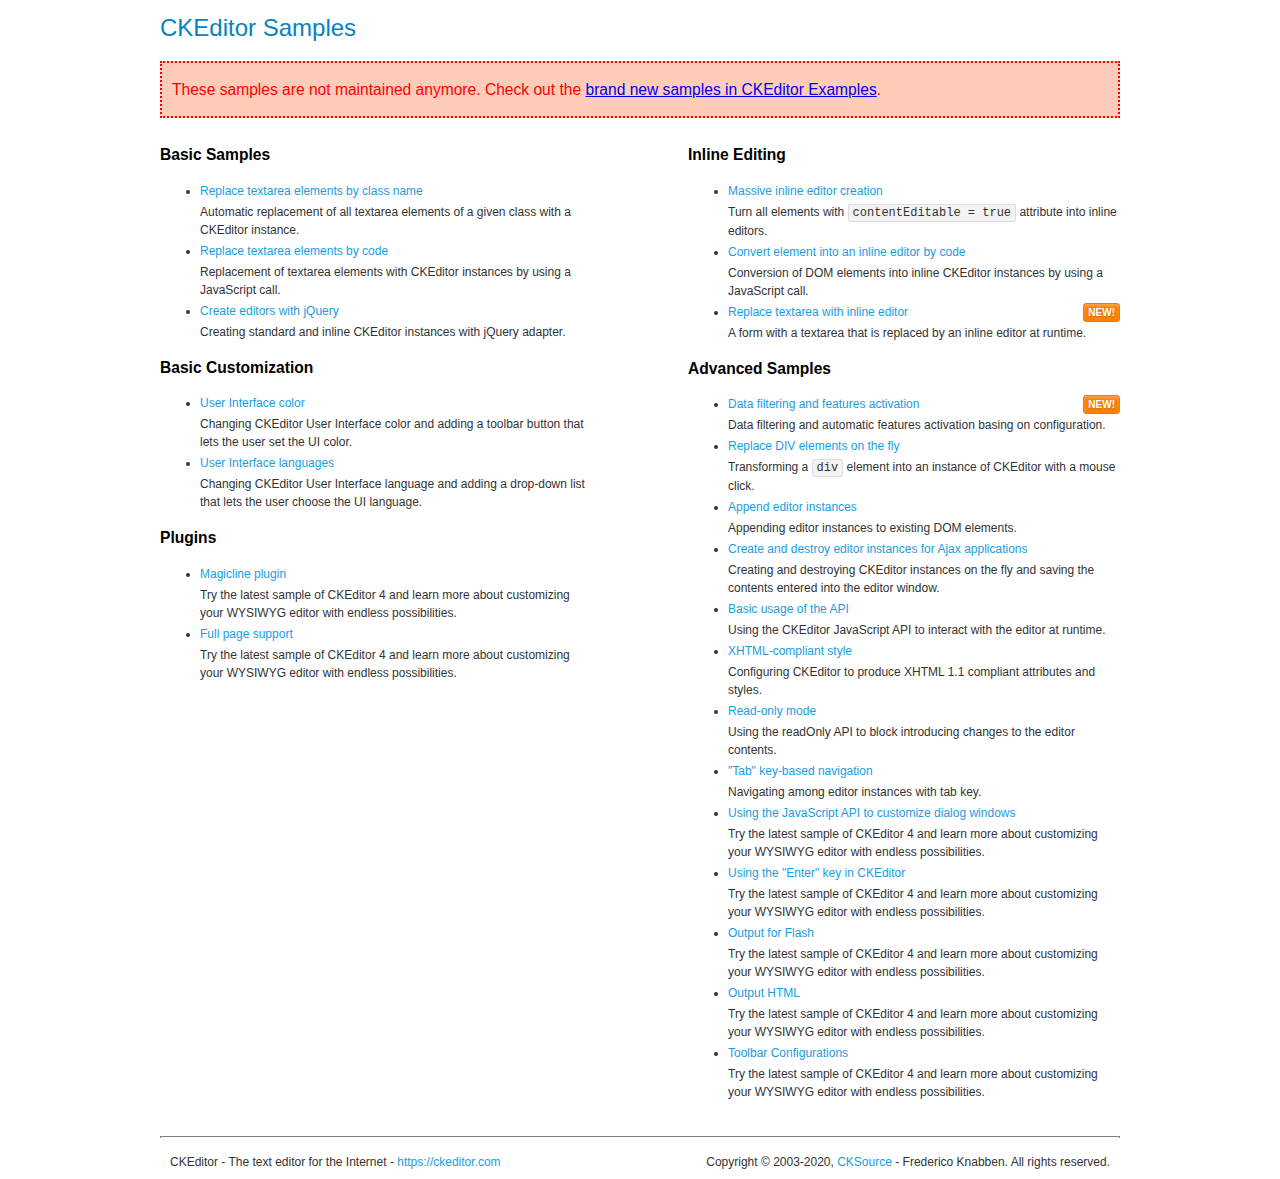
<file: admin/ckeditor_4.15.0_standard_easyimage/ckeditor/samples/old/index.html>
<!DOCTYPE html>
<!--
Copyright (c) 2003-2020, CKSource - Frederico Knabben. All rights reserved.
For licensing, see LICENSE.md or https://ckeditor.com/legal/ckeditor-oss-license
-->
<html lang="en">
<head>
	<meta charset="utf-8">
	<title>CKEditor Samples</title>
	<link rel="stylesheet" href="sample.css">
	<meta name="description" content="Try the latest sample of CKEditor 4 and learn more about customizing your WYSIWYG editor with endless possibilities.">
</head>
<body>
	<h1 class="samples">
		CKEditor Samples
	</h1>
	<div class="warning deprecated">
		These samples are not maintained anymore. Check out the <a href="https://ckeditor.com/docs/ckeditor4/latest/examples/index.html">brand new samples in CKEditor Examples</a>.
	</div>
	<div class="twoColumns">
		<div class="twoColumnsLeft">
			<h2 class="samples">
				Basic Samples
			</h2>
			<dl class="samples">
				<dt><a class="samples" href="replacebyclass.html">Replace textarea elements by class name</a></dt>
				<dd>Automatic replacement of all textarea elements of a given class with a CKEditor instance.</dd>

				<dt><a class="samples" href="replacebycode.html">Replace textarea elements by code</a></dt>
				<dd>Replacement of textarea elements with CKEditor instances by using a JavaScript call.</dd>

				<dt><a class="samples" href="jquery.html">Create editors with jQuery</a></dt>
				<dd>Creating standard and inline CKEditor instances with jQuery adapter.</dd>
			</dl>

			<h2 class="samples">
				Basic Customization
			</h2>
			<dl class="samples">
				<dt><a class="samples" href="uicolor.html">User Interface color</a></dt>
				<dd>Changing CKEditor User Interface color and adding a toolbar button that lets the user set the UI color.</dd>

				<dt><a class="samples" href="uilanguages.html">User Interface languages</a></dt>
				<dd>Changing CKEditor User Interface language and adding a drop-down list that lets the user choose the UI language.</dd>
			</dl>


			<h2 class="samples">Plugins</h2>
<dl class="samples">
<dt><a class="samples" href="magicline/magicline.html">Magicline plugin</a></dt>
<dd>Try the latest sample of CKEditor 4 and learn more about customizing your WYSIWYG editor with endless possibilities.</dd>

<dt><a class="samples" href="wysiwygarea/fullpage.html">Full page support</a></dt>
<dd>Try the latest sample of CKEditor 4 and learn more about customizing your WYSIWYG editor with endless possibilities.</dd>
</dl>
		</div>
		<div class="twoColumnsRight">
			<h2 class="samples">
				Inline Editing
			</h2>
			<dl class="samples">
				<dt><a class="samples" href="inlineall.html">Massive inline editor creation</a></dt>
				<dd>Turn all elements with <code>contentEditable = true</code> attribute into inline editors.</dd>

				<dt><a class="samples" href="inlinebycode.html">Convert element into an inline editor by code</a></dt>
				<dd>Conversion of DOM elements into inline CKEditor instances by using a JavaScript call.</dd>

				<dt><a class="samples" href="inlinetextarea.html">Replace textarea with inline editor</a> <span class="new">New!</span></dt>
				<dd>A form with a textarea that is replaced by an inline editor at runtime.</dd>

				
			</dl>

			<h2 class="samples">
				Advanced Samples
			</h2>
			<dl class="samples">
				<dt><a class="samples" href="datafiltering.html">Data filtering and features activation</a> <span class="new">New!</span></dt>
				<dd>Data filtering and automatic features activation basing on configuration.</dd>

				<dt><a class="samples" href="divreplace.html">Replace DIV elements on the fly</a></dt>
				<dd>Transforming a <code>div</code> element into an instance of CKEditor with a mouse click.</dd>

				<dt><a class="samples" href="appendto.html">Append editor instances</a></dt>
				<dd>Appending editor instances to existing DOM elements.</dd>

				<dt><a class="samples" href="ajax.html">Create and destroy editor instances for Ajax applications</a></dt>
				<dd>Creating and destroying CKEditor instances on the fly and saving the contents entered into the editor window.</dd>

				<dt><a class="samples" href="api.html">Basic usage of the API</a></dt>
				<dd>Using the CKEditor JavaScript API to interact with the editor at runtime.</dd>

				<dt><a class="samples" href="xhtmlstyle.html">XHTML-compliant style</a></dt>
				<dd>Configuring CKEditor to produce XHTML 1.1 compliant attributes and styles.</dd>

				<dt><a class="samples" href="readonly.html">Read-only mode</a></dt>
				<dd>Using the readOnly API to block introducing changes to the editor contents.</dd>

				<dt><a class="samples" href="tabindex.html">"Tab" key-based navigation</a></dt>
				<dd>Navigating among editor instances with tab key.</dd>


				
<dt><a class="samples" href="dialog/dialog.html">Using the JavaScript API to customize dialog windows</a></dt>
<dd>Try the latest sample of CKEditor 4 and learn more about customizing your WYSIWYG editor with endless possibilities.</dd>

<dt><a class="samples" href="enterkey/enterkey.html">Using the &quot;Enter&quot; key in CKEditor</a></dt>
<dd>Try the latest sample of CKEditor 4 and learn more about customizing your WYSIWYG editor with endless possibilities.</dd>

<dt><a class="samples" href="htmlwriter/outputforflash.html">Output for Flash</a></dt>
<dd>Try the latest sample of CKEditor 4 and learn more about customizing your WYSIWYG editor with endless possibilities.</dd>

<dt><a class="samples" href="htmlwriter/outputhtml.html">Output HTML</a></dt>
<dd>Try the latest sample of CKEditor 4 and learn more about customizing your WYSIWYG editor with endless possibilities.</dd>

<dt><a class="samples" href="toolbar/toolbar.html">Toolbar Configurations</a></dt>
<dd>Try the latest sample of CKEditor 4 and learn more about customizing your WYSIWYG editor with endless possibilities.</dd>

			</dl>
		</div>
	</div>
	<div id="footer">
		<hr>
		<p>
			CKEditor - The text editor for the Internet - <a class="samples" href="https://ckeditor.com/">https://ckeditor.com</a>
		</p>
		<p id="copy">
			Copyright &copy; 2003-2020, <a class="samples" href="https://cksource.com/">CKSource</a> - Frederico Knabben. All rights reserved.
		</p>
	</div>
</body>
</html>
</file>
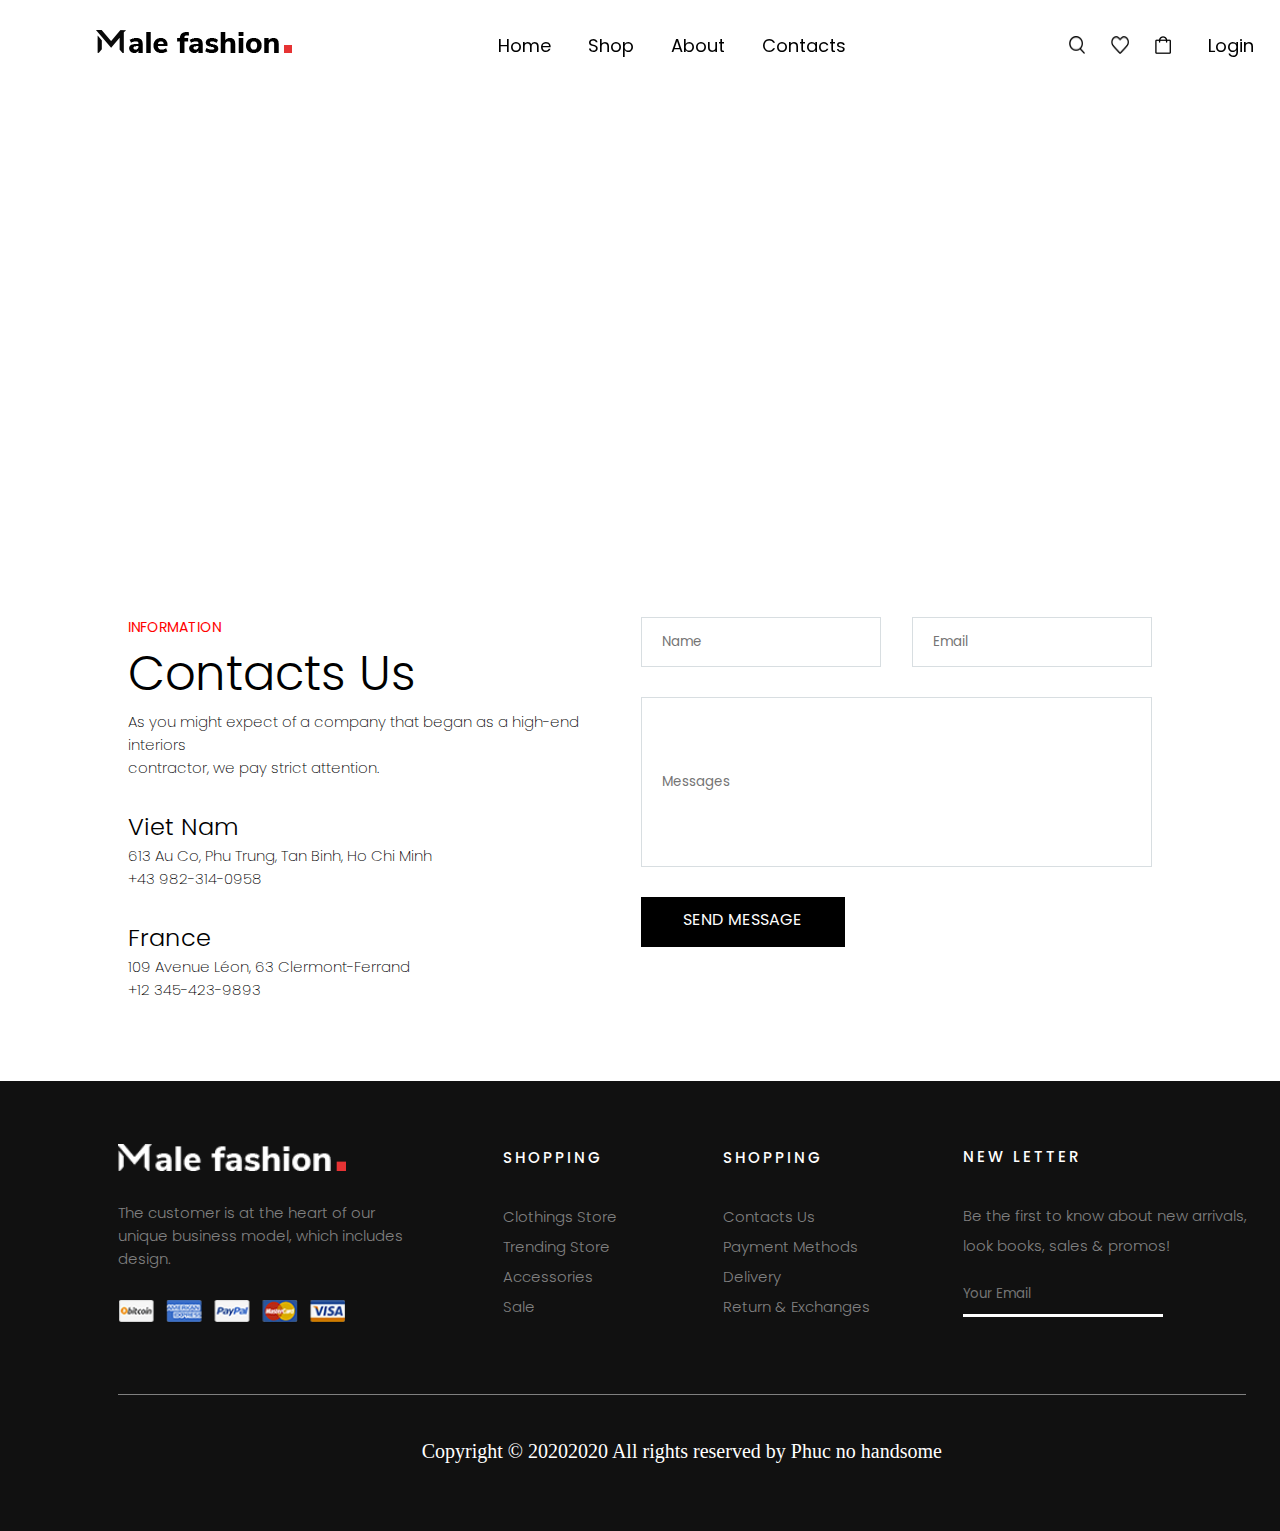
<file: contact.html>
<!DOCTYPE html>
<html lang="en">
<head>
  <meta charset="UTF-8">
  <meta name="viewport" content="width=device-width, initial-scale=1.0">
  <meta http-equiv="X-UA-Compatible" content="ie=edge">
  <link rel="stylesheet" href="css/contact.css">
  <title>Document</title>
</head>
<body>
  <div class="main">
    <div class="nav">
      <div class="logo"><img src="./image/logo.png" alt=""></div>
      <div class="menu">
        <ul>
          <li>Home</li>
          <li>Shop</li>
          <li>About</li>
          <li>Contacts</li>
        </ul>
      </div>
      <div class="ricon">
        <img class="search" src="./image/search.png" alt="">
        <img class="heart" src="./image/heart.png" alt="">
        <img class="cart" src="./image/cart.png" alt="">
      </div>
      <div class="login">Login</div>
    </div>
    <div class="container">
      <div class="map">
        <p><iframe src="https://www.google.com/maps/embed?pb=!1m18!1m12!1m3!1d3919.3524647969202!2d106.63917576480087!3d10.784293592316242!2m3!1f0!2f0!3f0!3m2!1i1024!2i768!4f13.1!3m3!1m2!1s0x31752eb1ce1eaf11%3A0x126bc14a707661d5!2zNjEzIMOCdSBDxqEsIFBow7ogVHJ1bmcsIFTDom4gQsOsbmgsIFRow6BuaCBwaOG7kSBI4buTIENow60gTWluaA!5e0!3m2!1svi!2s!4v1605709314080!5m2!1svi!2s" width="1000" height="400" frameborder="0" style="border:0;" allowfullscreen="" aria-hidden="false" tabindex="0"></iframe></p>
      </div>
      <div class="form">
        <div class="left">
          <div class="left1">
            <div class="title">INFORMATION</div>
            <p><span>Contacts Us</span><br>As you might expect of a company that began as a high-end interiors<br>
               contractor, we pay strict attention.</p>
          </div>
          <div class="left2">
            <p><span>Viet Nam</span><br>
              613 Au Co, Phu Trung, Tan Binh, Ho Chi Minh<br>
              +43 982-314-0958</p>
          </div>
          <div class="left3">
            <p><span>France</span><br>
              109 Avenue Léon, 63 Clermont-Ferrand<br>
              +12 345-423-9893</p>
          </div>
        </div>
        <div class="right">
          <div class="top">
            <div class="name"><input type="text" placeholder="Name"></div>
            <div class="email"><input type="text" placeholder="Email"></div>
          </div>
          <div class="mes"><input type="text" placeholder="Messages"></input></div>
          <div class="button"><center><p>SEND MESSAGE</p></center></div>
        </div>
      </div>
    </div>
    <div class="contacts">
      <div class="big">
        <div class="little">
          <div class="g1">
            <img src="./image/logo2.png" alt="">
            <p>The customer is at the heart of our<br>unique business model, which includes<br>design.</p>
            <img src="./image/payment.png" alt="">
          </div>
          <div class="g2">
            <p class="title">SHOPPING</p>
            <p class="p">Clothings Store<br>Trending Store<br>Accessories<br>Sale</p>
          </div>
          <div class="g3">
            <p class="title">SHOPPING</p>
            <p class="p">Contacts Us<br>Payment Methods<br>Delivery<br>Return & Exchanges</p>
          </div>
          <div class="g4">
            <p class="title">NEW LETTER</p>
            <p class="p">Be the first to know about new arrivals,<br>look books, sales & promos!</p>
            <input type="text" name="" placeholder="Your Email">
          </div>
        </div>
        <div class="last">
          Copyright © 20202020 All rights reserved by Phuc no handsome
        </div>
      </div>
    </div>
  </div>
</body>
</html>
</file>
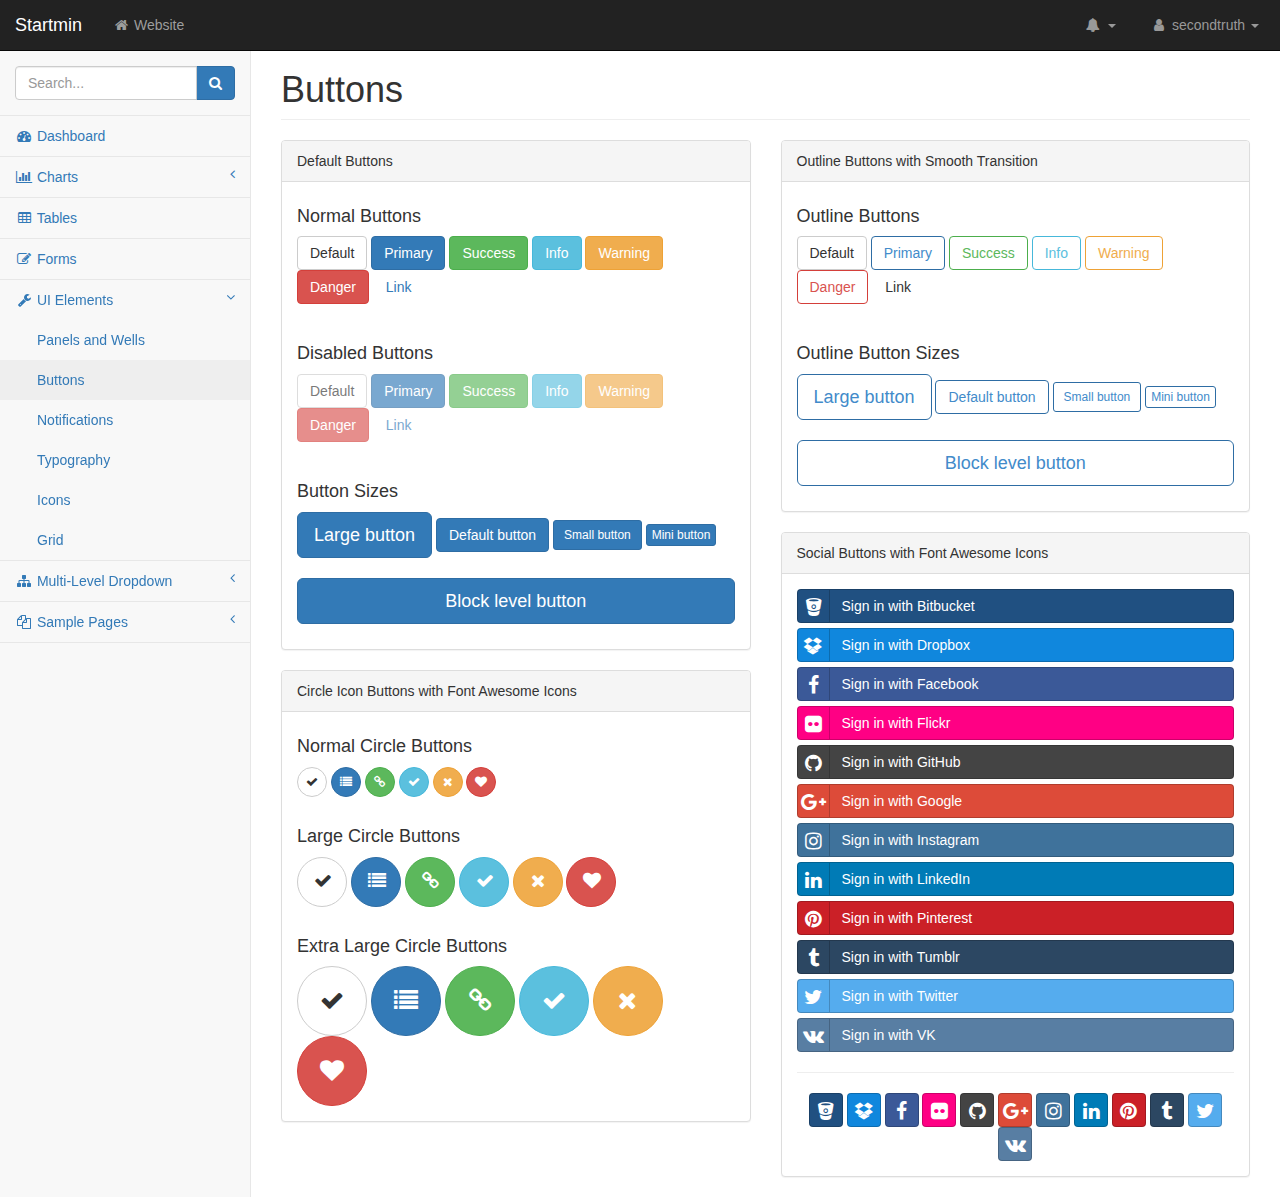
<file: pages/buttons.html>
<!DOCTYPE html>
<html lang="en">
    <head>
        <meta charset="utf-8">
        <meta http-equiv="X-UA-Compatible" content="IE=edge">
        <meta name="viewport" content="width=device-width, initial-scale=1">
        <meta name="description" content="">
        <meta name="author" content="">

        <title>Startmin - Bootstrap Admin Theme</title>

        <!-- Bootstrap Core CSS -->
        <link href="../css/bootstrap.min.css" rel="stylesheet">

        <!-- MetisMenu CSS -->
        <link href="../css/metisMenu.min.css" rel="stylesheet">

        <!-- Social Buttons CSS -->
        <link href="../css/bootstrap-social.css" rel="stylesheet">

        <!-- Custom CSS -->
        <link href="../css/startmin.css" rel="stylesheet">

        <!-- Custom Fonts -->
        <link href="../css/font-awesome.min.css" rel="stylesheet" type="text/css">

        <!-- HTML5 Shim and Respond.js IE8 support of HTML5 elements and media queries -->
        <!-- WARNING: Respond.js doesn't work if you view the page via file:// -->
        <!--[if lt IE 9]>
        <script src="https://cdnjs.cloudflare.com/ajax/libs/html5shiv/3.7.3/html5shiv.min.js"></script>
        <script src="https://cdnjs.cloudflare.com/ajax/libs/respond.js/1.4.2/respond.min.js"></script>
        <![endif]-->
    </head>
    <body>

        <div id="wrapper">

            <!-- Navigation -->
            <nav class="navbar navbar-inverse navbar-fixed-top" role="navigation">
                <div class="navbar-header">
                    <a class="navbar-brand" href="index.html">Startmin</a>
                </div>

                <button type="button" class="navbar-toggle" data-toggle="collapse" data-target=".navbar-collapse">
                    <span class="sr-only">Toggle navigation</span>
                    <span class="icon-bar"></span>
                    <span class="icon-bar"></span>
                    <span class="icon-bar"></span>
                </button>

                <ul class="nav navbar-nav navbar-left navbar-top-links">
                    <li><a href="#"><i class="fa fa-home fa-fw"></i> Website</a></li>
                </ul>

                <ul class="nav navbar-right navbar-top-links">
                    <li class="dropdown navbar-inverse">
                        <a class="dropdown-toggle" data-toggle="dropdown" href="#">
                            <i class="fa fa-bell fa-fw"></i> <b class="caret"></b>
                        </a>
                        <ul class="dropdown-menu dropdown-alerts">
                            <li>
                                <a href="#">
                                    <div>
                                        <i class="fa fa-comment fa-fw"></i> New Comment
                                        <span class="pull-right text-muted small">4 minutes ago</span>
                                    </div>
                                </a>
                            </li>
                            <li>
                                <a href="#">
                                    <div>
                                        <i class="fa fa-twitter fa-fw"></i> 3 New Followers
                                        <span class="pull-right text-muted small">12 minutes ago</span>
                                    </div>
                                </a>
                            </li>
                            <li>
                                <a href="#">
                                    <div>
                                        <i class="fa fa-envelope fa-fw"></i> Message Sent
                                        <span class="pull-right text-muted small">4 minutes ago</span>
                                    </div>
                                </a>
                            </li>
                            <li>
                                <a href="#">
                                    <div>
                                        <i class="fa fa-tasks fa-fw"></i> New Task
                                        <span class="pull-right text-muted small">4 minutes ago</span>
                                    </div>
                                </a>
                            </li>
                            <li>
                                <a href="#">
                                    <div>
                                        <i class="fa fa-upload fa-fw"></i> Server Rebooted
                                        <span class="pull-right text-muted small">4 minutes ago</span>
                                    </div>
                                </a>
                            </li>
                            <li class="divider"></li>
                            <li>
                                <a class="text-center" href="#">
                                    <strong>See All Alerts</strong>
                                    <i class="fa fa-angle-right"></i>
                                </a>
                            </li>
                        </ul>
                    </li>
                    <li class="dropdown">
                        <a class="dropdown-toggle" data-toggle="dropdown" href="#">
                            <i class="fa fa-user fa-fw"></i> secondtruth <b class="caret"></b>
                        </a>
                        <ul class="dropdown-menu dropdown-user">
                            <li><a href="#"><i class="fa fa-user fa-fw"></i> User Profile</a>
                            </li>
                            <li><a href="#"><i class="fa fa-gear fa-fw"></i> Settings</a>
                            </li>
                            <li class="divider"></li>
                            <li><a href="login.html"><i class="fa fa-sign-out fa-fw"></i> Logout</a>
                            </li>
                        </ul>
                    </li>
                </ul>
                <!-- /.navbar-top-links -->

                <div class="navbar-default sidebar" role="navigation">
                    <div class="sidebar-nav navbar-collapse">
                        <ul class="nav" id="side-menu">
                            <li class="sidebar-search">
                                <div class="input-group custom-search-form">
                                    <input type="text" class="form-control" placeholder="Search...">
                                    <span class="input-group-btn">
                                        <button class="btn btn-primary" type="button">
                                            <i class="fa fa-search"></i>
                                        </button>
                                </span>
                                </div>
                                <!-- /input-group -->
                            </li>
                            <li>
                                <a href="index.html"><i class="fa fa-dashboard fa-fw"></i> Dashboard</a>
                            </li>
                            <li>
                                <a href="#"><i class="fa fa-bar-chart-o fa-fw"></i> Charts<span class="fa arrow"></span></a>
                                <ul class="nav nav-second-level">
                                    <li>
                                        <a href="flot.html">Flot Charts</a>
                                    </li>
                                    <li>
                                        <a href="morris.html">Morris.js Charts</a>
                                    </li>
                                </ul>
                                <!-- /.nav-second-level -->
                            </li>
                            <li>
                                <a href="tables.html"><i class="fa fa-table fa-fw"></i> Tables</a>
                            </li>
                            <li>
                                <a href="forms.html"><i class="fa fa-edit fa-fw"></i> Forms</a>
                            </li>
                            <li>
                                <a href="#"><i class="fa fa-wrench fa-fw"></i> UI Elements<span class="fa arrow"></span></a>
                                <ul class="nav nav-second-level">
                                    <li>
                                        <a href="panels-wells.html">Panels and Wells</a>
                                    </li>
                                    <li>
                                        <a href="buttons.html">Buttons</a>
                                    </li>
                                    <li>
                                        <a href="notifications.html">Notifications</a>
                                    </li>
                                    <li>
                                        <a href="typography.html">Typography</a>
                                    </li>
                                    <li>
                                        <a href="icons.html"> Icons</a>
                                    </li>
                                    <li>
                                        <a href="grid.html">Grid</a>
                                    </li>
                                </ul>
                                <!-- /.nav-second-level -->
                            </li>
                            <li>
                                <a href="#"><i class="fa fa-sitemap fa-fw"></i> Multi-Level Dropdown<span class="fa arrow"></span></a>
                                <ul class="nav nav-second-level">
                                    <li>
                                        <a href="#">Second Level Item</a>
                                    </li>
                                    <li>
                                        <a href="#">Second Level Item</a>
                                    </li>
                                    <li>
                                        <a href="#">Third Level <span class="fa arrow"></span></a>
                                        <ul class="nav nav-third-level">
                                            <li>
                                                <a href="#">Third Level Item</a>
                                            </li>
                                            <li>
                                                <a href="#">Third Level Item</a>
                                            </li>
                                            <li>
                                                <a href="#">Third Level Item</a>
                                            </li>
                                            <li>
                                                <a href="#">Third Level Item</a>
                                            </li>
                                        </ul>
                                        <!-- /.nav-third-level -->
                                    </li>
                                </ul>
                                <!-- /.nav-second-level -->
                            </li>
                            <li>
                                <a href="#"><i class="fa fa-files-o fa-fw"></i> Sample Pages<span class="fa arrow"></span></a>
                                <ul class="nav nav-second-level">
                                    <li>
                                        <a href="blank.html">Blank Page</a>
                                    </li>
                                    <li>
                                        <a href="login.html">Login Page</a>
                                    </li>
                                </ul>
                                <!-- /.nav-second-level -->
                            </li>
                        </ul>
                    </div>
                    <!-- /.sidebar-collapse -->
                </div>
                <!-- /.navbar-static-side -->
            </nav>

            <!-- Page Content -->
            <div id="page-wrapper">
                <div class="container-fluid">
                    <div class="row">
                        <div class="col-lg-12">
                            <h1 class="page-header">Buttons</h1>
                        </div>
                        <!-- /.col-lg-12 -->
                    </div>
                    <!-- /.row -->
                    <div class="row">
                        <div class="col-lg-6">
                            <div class="panel panel-default">
                                <div class="panel-heading">
                                    Default Buttons
                                </div>
                                <!-- /.panel-heading -->
                                <div class="panel-body">
                                    <h4>Normal Buttons</h4>
                                    <p>
                                        <button type="button" class="btn btn-default">Default</button>
                                        <button type="button" class="btn btn-primary">Primary</button>
                                        <button type="button" class="btn btn-success">Success</button>
                                        <button type="button" class="btn btn-info">Info</button>
                                        <button type="button" class="btn btn-warning">Warning</button>
                                        <button type="button" class="btn btn-danger">Danger</button>
                                        <button type="button" class="btn btn-link">Link</button>
                                    </p>
                                    <br>
                                    <h4>Disabled Buttons</h4>
                                    <p>
                                        <button type="button" class="btn btn-default disabled">Default</button>
                                        <button type="button" class="btn btn-primary disabled">Primary</button>
                                        <button type="button" class="btn btn-success disabled">Success</button>
                                        <button type="button" class="btn btn-info disabled">Info</button>
                                        <button type="button" class="btn btn-warning disabled">Warning</button>
                                        <button type="button" class="btn btn-danger disabled">Danger</button>
                                        <button type="button" class="btn btn-link disabled">Link</button>
                                    </p>
                                    <br>
                                    <h4>Button Sizes</h4>
                                    <p>
                                        <button type="button" class="btn btn-primary btn-lg">Large button</button>
                                        <button type="button" class="btn btn-primary">Default button</button>
                                        <button type="button" class="btn btn-primary btn-sm">Small button</button>
                                        <button type="button" class="btn btn-primary btn-xs">Mini button</button>
                                        <br>
                                        <br>
                                        <button type="button" class="btn btn-primary btn-lg btn-block">Block level button</button>
                                    </p>
                                </div>
                                <!-- /.panel-body -->
                            </div>
                            <!-- /.panel -->
                            <div class="panel panel-default">
                                <div class="panel-heading">
                                    Circle Icon Buttons with Font Awesome Icons
                                </div>
                                <!-- /.panel-heading -->
                                <div class="panel-body">
                                    <h4>Normal Circle Buttons</h4>
                                    <button type="button" class="btn btn-default btn-circle"><i class="fa fa-check"></i></button>
                                    <button type="button" class="btn btn-primary btn-circle"><i class="fa fa-list"></i></button>
                                    <button type="button" class="btn btn-success btn-circle"><i class="fa fa-link"></i></button>
                                    <button type="button" class="btn btn-info btn-circle"><i class="fa fa-check"></i></button>
                                    <button type="button" class="btn btn-warning btn-circle"><i class="fa fa-times"></i></button>
                                    <button type="button" class="btn btn-danger btn-circle"><i class="fa fa-heart"></i></button>
                                    <br><br>
                                    <h4>Large Circle Buttons</h4>
                                    <button type="button" class="btn btn-default btn-circle btn-lg"><i class="fa fa-check"></i></button>
                                    <button type="button" class="btn btn-primary btn-circle btn-lg"><i class="fa fa-list"></i></button>
                                    <button type="button" class="btn btn-success btn-circle btn-lg"><i class="fa fa-link"></i></button>
                                    <button type="button" class="btn btn-info btn-circle btn-lg"><i class="fa fa-check"></i></button>
                                    <button type="button" class="btn btn-warning btn-circle btn-lg"><i class="fa fa-times"></i></button>
                                    <button type="button" class="btn btn-danger btn-circle btn-lg"><i class="fa fa-heart"></i></button>
                                    <br><br>
                                    <h4>Extra Large Circle Buttons</h4>
                                    <button type="button" class="btn btn-default btn-circle btn-xl"><i class="fa fa-check"></i></button>
                                    <button type="button" class="btn btn-primary btn-circle btn-xl"><i class="fa fa-list"></i></button>
                                    <button type="button" class="btn btn-success btn-circle btn-xl"><i class="fa fa-link"></i></button>
                                    <button type="button" class="btn btn-info btn-circle btn-xl"><i class="fa fa-check"></i></button>
                                    <button type="button" class="btn btn-warning btn-circle btn-xl"><i class="fa fa-times"></i></button>
                                    <button type="button" class="btn btn-danger btn-circle btn-xl"><i class="fa fa-heart"></i></button>
                                </div>
                                <!-- /.panel-body -->
                            </div>
                            <!-- /.panel -->
                        </div>
                        <!-- /.col-lg-6 -->
                        <div class="col-lg-6">
                            <div class="panel panel-default">
                                <div class="panel-heading">
                                    Outline Buttons with Smooth Transition
                                </div>
                                <!-- /.panel-heading -->
                                <div class="panel-body">
                                    <h4>Outline Buttons</h4>
                                    <p>
                                        <button type="button" class="btn btn-outline btn-default">Default</button>
                                        <button type="button" class="btn btn-outline btn-primary">Primary</button>
                                        <button type="button" class="btn btn-outline btn-success">Success</button>
                                        <button type="button" class="btn btn-outline btn-info">Info</button>
                                        <button type="button" class="btn btn-outline btn-warning">Warning</button>
                                        <button type="button" class="btn btn-outline btn-danger">Danger</button>
                                        <button type="button" class="btn btn-outline btn-link">Link</button>
                                    </p>
                                    <br>
                                    <h4>Outline Button Sizes</h4>
                                    <p>
                                        <button type="button" class="btn btn-outline btn-primary btn-lg">Large button</button>
                                        <button type="button" class="btn btn-outline btn-primary">Default button</button>
                                        <button type="button" class="btn btn-outline btn-primary btn-sm">Small button</button>
                                        <button type="button" class="btn btn-outline btn-primary btn-xs">Mini button</button>
                                        <br>
                                        <br>
                                        <button type="button" class="btn btn-outline btn-primary btn-lg btn-block">Block level button</button>
                                    </p>
                                </div>
                                <!-- /.panel-body -->
                            </div>
                            <!-- /.panel -->
                            <div class="panel panel-default">
                                <div class="panel-heading">
                                    Social Buttons with Font Awesome Icons
                                </div>
                                <!-- /.panel-heading -->
                                <div class="panel-body">
                                    <a class="btn btn-block btn-social btn-bitbucket">
                                        <i class="fa fa-bitbucket"></i> Sign in with Bitbucket
                                    </a>
                                    <a class="btn btn-block btn-social btn-dropbox">
                                        <i class="fa fa-dropbox"></i> Sign in with Dropbox
                                    </a>
                                    <a class="btn btn-block btn-social btn-facebook">
                                        <i class="fa fa-facebook"></i> Sign in with Facebook
                                    </a>
                                    <a class="btn btn-block btn-social btn-flickr">
                                        <i class="fa fa-flickr"></i> Sign in with Flickr
                                    </a>
                                    <a class="btn btn-block btn-social btn-github">
                                        <i class="fa fa-github"></i> Sign in with GitHub
                                    </a>
                                    <a class="btn btn-block btn-social btn-google-plus">
                                        <i class="fa fa-google-plus"></i> Sign in with Google
                                    </a>
                                    <a class="btn btn-block btn-social btn-instagram">
                                        <i class="fa fa-instagram"></i> Sign in with Instagram
                                    </a>
                                    <a class="btn btn-block btn-social btn-linkedin">
                                        <i class="fa fa-linkedin"></i> Sign in with LinkedIn
                                    </a>
                                    <a class="btn btn-block btn-social btn-pinterest">
                                        <i class="fa fa-pinterest"></i> Sign in with Pinterest
                                    </a>
                                    <a class="btn btn-block btn-social btn-tumblr">
                                        <i class="fa fa-tumblr"></i> Sign in with Tumblr
                                    </a>
                                    <a class="btn btn-block btn-social btn-twitter">
                                        <i class="fa fa-twitter"></i> Sign in with Twitter
                                    </a>
                                    <a class="btn btn-block btn-social btn-vk">
                                        <i class="fa fa-vk"></i> Sign in with VK
                                    </a>

                                    <hr>

                                    <div class="text-center">
                                        <a class="btn btn-social-icon btn-bitbucket"><i class="fa fa-bitbucket"></i></a>
                                        <a class="btn btn-social-icon btn-dropbox"><i class="fa fa-dropbox"></i></a>
                                        <a class="btn btn-social-icon btn-facebook"><i class="fa fa-facebook"></i></a>
                                        <a class="btn btn-social-icon btn-flickr"><i class="fa fa-flickr"></i></a>
                                        <a class="btn btn-social-icon btn-github"><i class="fa fa-github"></i></a>
                                        <a class="btn btn-social-icon btn-google-plus"><i class="fa fa-google-plus"></i></a>
                                        <a class="btn btn-social-icon btn-instagram"><i class="fa fa-instagram"></i></a>
                                        <a class="btn btn-social-icon btn-linkedin"><i class="fa fa-linkedin"></i></a>
                                        <a class="btn btn-social-icon btn-pinterest"><i class="fa fa-pinterest"></i></a>
                                        <a class="btn btn-social-icon btn-tumblr"><i class="fa fa-tumblr"></i></a>
                                        <a class="btn btn-social-icon btn-twitter"><i class="fa fa-twitter"></i></a>
                                        <a class="btn btn-social-icon btn-vk"><i class="fa fa-vk"></i></a>
                                    </div>
                                </div>
                                <!-- /.panel-body -->
                            </div>
                            <!-- /.panel -->
                        </div>
                        <!-- /.col-lg-6 -->
                    </div>
                    <!-- /.row -->
                </div>
                <!-- /.container-fluid -->
            </div>
            <!-- /#page-wrapper -->

        </div>
        <!-- /#wrapper -->

        <!-- jQuery -->
        <script src="../js/jquery.min.js"></script>

        <!-- Bootstrap Core JavaScript -->
        <script src="../js/bootstrap.min.js"></script>

        <!-- Metis Menu Plugin JavaScript -->
        <script src="../js/metisMenu.min.js"></script>

        <!-- Custom Theme JavaScript -->
        <script src="../js/startmin.js"></script>

    </body>
</html>
</file>
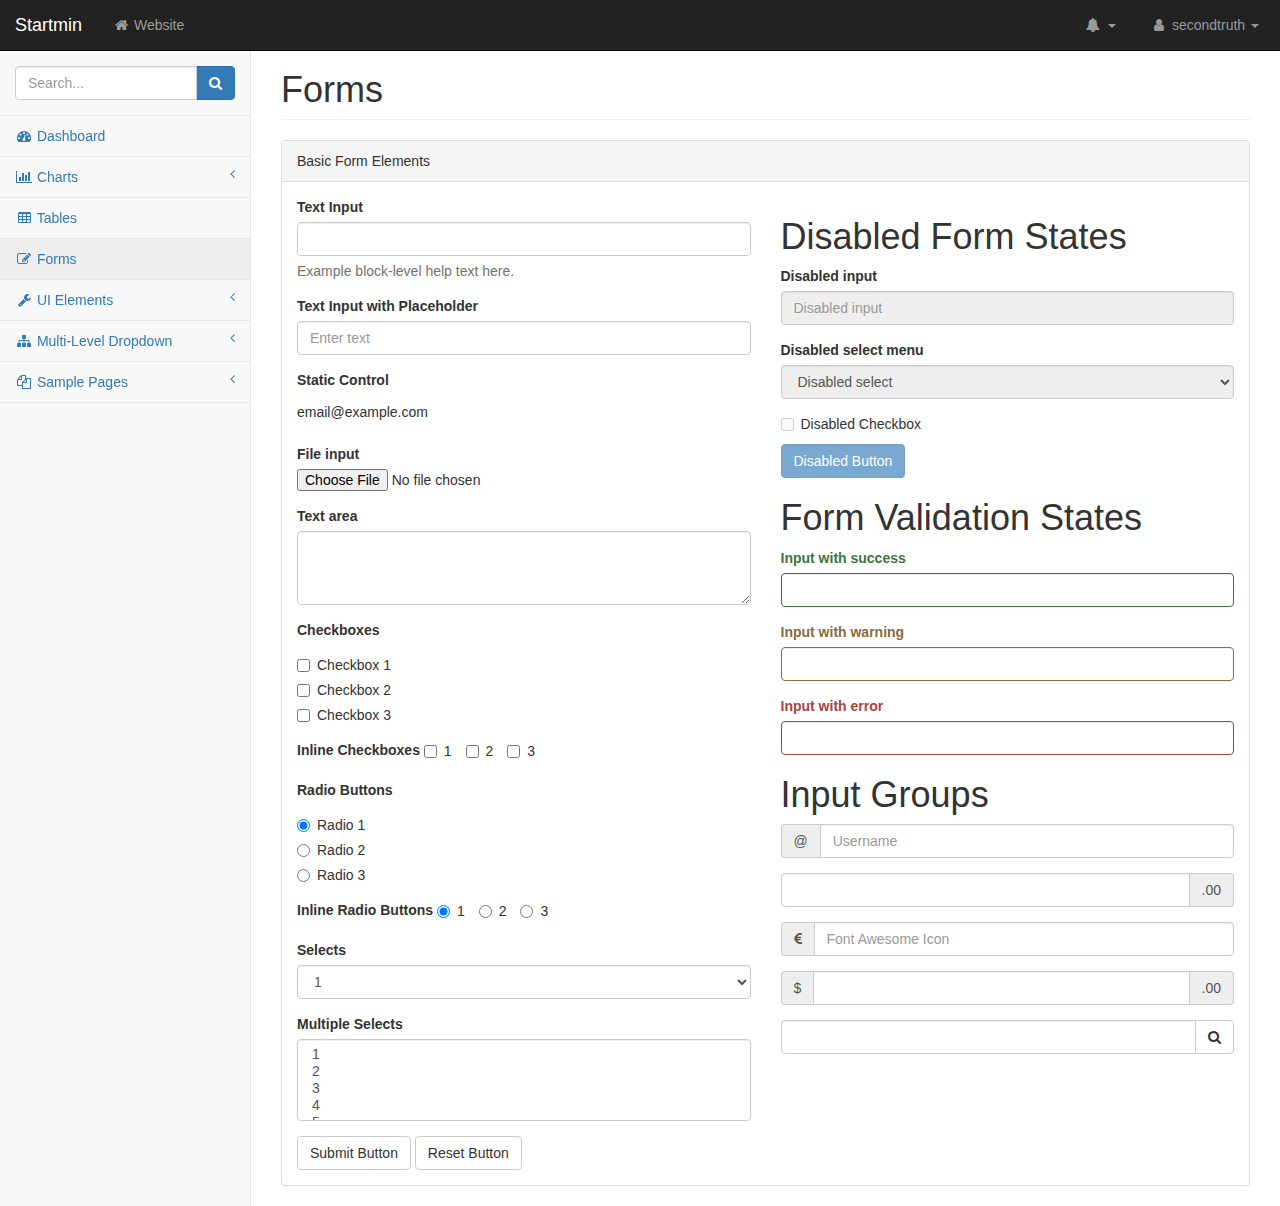
<file: pages/forms.html>
<!DOCTYPE html>
<html lang="en">
    <head>
        <meta charset="utf-8">
        <meta http-equiv="X-UA-Compatible" content="IE=edge">
        <meta name="viewport" content="width=device-width, initial-scale=1">
        <meta name="description" content="">
        <meta name="author" content="">

        <title>Startmin - Bootstrap Admin Theme</title>

        <!-- Bootstrap Core CSS -->
        <link href="../css/bootstrap.min.css" rel="stylesheet">

        <!-- MetisMenu CSS -->
        <link href="../css/metisMenu.min.css" rel="stylesheet">

        <!-- Custom CSS -->
        <link href="../css/startmin.css" rel="stylesheet">

        <!-- Custom Fonts -->
        <link href="../css/font-awesome.min.css" rel="stylesheet" type="text/css">

        <!-- HTML5 Shim and Respond.js IE8 support of HTML5 elements and media queries -->
        <!-- WARNING: Respond.js doesn't work if you view the page via file:// -->
        <!--[if lt IE 9]>
        <script src="https://cdnjs.cloudflare.com/ajax/libs/html5shiv/3.7.3/html5shiv.min.js"></script>
        <script src="https://cdnjs.cloudflare.com/ajax/libs/respond.js/1.4.2/respond.min.js"></script>
        <![endif]-->
    </head>
    <body>

        <div id="wrapper">

            <!-- Navigation -->
            <nav class="navbar navbar-inverse navbar-fixed-top" role="navigation">
                <div class="navbar-header">
                    <a class="navbar-brand" href="index.html">Startmin</a>
                </div>

                <button type="button" class="navbar-toggle" data-toggle="collapse" data-target=".navbar-collapse">
                    <span class="sr-only">Toggle navigation</span>
                    <span class="icon-bar"></span>
                    <span class="icon-bar"></span>
                    <span class="icon-bar"></span>
                </button>

                <ul class="nav navbar-nav navbar-left navbar-top-links">
                    <li><a href="#"><i class="fa fa-home fa-fw"></i> Website</a></li>
                </ul>

                <ul class="nav navbar-right navbar-top-links">
                    <li class="dropdown navbar-inverse">
                        <a class="dropdown-toggle" data-toggle="dropdown" href="#">
                            <i class="fa fa-bell fa-fw"></i> <b class="caret"></b>
                        </a>
                        <ul class="dropdown-menu dropdown-alerts">
                            <li>
                                <a href="#">
                                    <div>
                                        <i class="fa fa-comment fa-fw"></i> New Comment
                                        <span class="pull-right text-muted small">4 minutes ago</span>
                                    </div>
                                </a>
                            </li>
                            <li>
                                <a href="#">
                                    <div>
                                        <i class="fa fa-twitter fa-fw"></i> 3 New Followers
                                        <span class="pull-right text-muted small">12 minutes ago</span>
                                    </div>
                                </a>
                            </li>
                            <li>
                                <a href="#">
                                    <div>
                                        <i class="fa fa-envelope fa-fw"></i> Message Sent
                                        <span class="pull-right text-muted small">4 minutes ago</span>
                                    </div>
                                </a>
                            </li>
                            <li>
                                <a href="#">
                                    <div>
                                        <i class="fa fa-tasks fa-fw"></i> New Task
                                        <span class="pull-right text-muted small">4 minutes ago</span>
                                    </div>
                                </a>
                            </li>
                            <li>
                                <a href="#">
                                    <div>
                                        <i class="fa fa-upload fa-fw"></i> Server Rebooted
                                        <span class="pull-right text-muted small">4 minutes ago</span>
                                    </div>
                                </a>
                            </li>
                            <li class="divider"></li>
                            <li>
                                <a class="text-center" href="#">
                                    <strong>See All Alerts</strong>
                                    <i class="fa fa-angle-right"></i>
                                </a>
                            </li>
                        </ul>
                    </li>
                    <li class="dropdown">
                        <a class="dropdown-toggle" data-toggle="dropdown" href="#">
                            <i class="fa fa-user fa-fw"></i> secondtruth <b class="caret"></b>
                        </a>
                        <ul class="dropdown-menu dropdown-user">
                            <li><a href="#"><i class="fa fa-user fa-fw"></i> User Profile</a>
                            </li>
                            <li><a href="#"><i class="fa fa-gear fa-fw"></i> Settings</a>
                            </li>
                            <li class="divider"></li>
                            <li><a href="login.html"><i class="fa fa-sign-out fa-fw"></i> Logout</a>
                            </li>
                        </ul>
                    </li>
                </ul>
                <!-- /.navbar-top-links -->

                <div class="navbar-default sidebar" role="navigation">
                    <div class="sidebar-nav navbar-collapse">
                        <ul class="nav" id="side-menu">
                            <li class="sidebar-search">
                                <div class="input-group custom-search-form">
                                    <input type="text" class="form-control" placeholder="Search...">
                                    <span class="input-group-btn">
                                        <button class="btn btn-primary" type="button">
                                            <i class="fa fa-search"></i>
                                        </button>
                                </span>
                                </div>
                                <!-- /input-group -->
                            </li>
                            <li>
                                <a href="index.html"><i class="fa fa-dashboard fa-fw"></i> Dashboard</a>
                            </li>
                            <li>
                                <a href="#"><i class="fa fa-bar-chart-o fa-fw"></i> Charts<span class="fa arrow"></span></a>
                                <ul class="nav nav-second-level">
                                    <li>
                                        <a href="flot.html">Flot Charts</a>
                                    </li>
                                    <li>
                                        <a href="morris.html">Morris.js Charts</a>
                                    </li>
                                </ul>
                                <!-- /.nav-second-level -->
                            </li>
                            <li>
                                <a href="tables.html"><i class="fa fa-table fa-fw"></i> Tables</a>
                            </li>
                            <li>
                                <a href="forms.html"><i class="fa fa-edit fa-fw"></i> Forms</a>
                            </li>
                            <li>
                                <a href="#"><i class="fa fa-wrench fa-fw"></i> UI Elements<span class="fa arrow"></span></a>
                                <ul class="nav nav-second-level">
                                    <li>
                                        <a href="panels-wells.html">Panels and Wells</a>
                                    </li>
                                    <li>
                                        <a href="buttons.html">Buttons</a>
                                    </li>
                                    <li>
                                        <a href="notifications.html">Notifications</a>
                                    </li>
                                    <li>
                                        <a href="typography.html">Typography</a>
                                    </li>
                                    <li>
                                        <a href="icons.html"> Icons</a>
                                    </li>
                                    <li>
                                        <a href="grid.html">Grid</a>
                                    </li>
                                </ul>
                                <!-- /.nav-second-level -->
                            </li>
                            <li>
                                <a href="#"><i class="fa fa-sitemap fa-fw"></i> Multi-Level Dropdown<span class="fa arrow"></span></a>
                                <ul class="nav nav-second-level">
                                    <li>
                                        <a href="#">Second Level Item</a>
                                    </li>
                                    <li>
                                        <a href="#">Second Level Item</a>
                                    </li>
                                    <li>
                                        <a href="#">Third Level <span class="fa arrow"></span></a>
                                        <ul class="nav nav-third-level">
                                            <li>
                                                <a href="#">Third Level Item</a>
                                            </li>
                                            <li>
                                                <a href="#">Third Level Item</a>
                                            </li>
                                            <li>
                                                <a href="#">Third Level Item</a>
                                            </li>
                                            <li>
                                                <a href="#">Third Level Item</a>
                                            </li>
                                        </ul>
                                        <!-- /.nav-third-level -->
                                    </li>
                                </ul>
                                <!-- /.nav-second-level -->
                            </li>
                            <li>
                                <a href="#"><i class="fa fa-files-o fa-fw"></i> Sample Pages<span class="fa arrow"></span></a>
                                <ul class="nav nav-second-level">
                                    <li>
                                        <a href="blank.html">Blank Page</a>
                                    </li>
                                    <li>
                                        <a href="login.html">Login Page</a>
                                    </li>
                                </ul>
                                <!-- /.nav-second-level -->
                            </li>
                        </ul>
                    </div>
                    <!-- /.sidebar-collapse -->
                </div>
                <!-- /.navbar-static-side -->
            </nav>

            <div id="page-wrapper">
                <div class="container-fluid">
                    <div class="row">
                        <div class="col-lg-12">
                            <h1 class="page-header">Forms</h1>
                        </div>
                        <!-- /.col-lg-12 -->
                    </div>
                    <!-- /.row -->
                    <div class="row">
                        <div class="col-lg-12">
                            <div class="panel panel-default">
                                <div class="panel-heading">
                                    Basic Form Elements
                                </div>
                                <div class="panel-body">
                                    <div class="row">
                                        <div class="col-lg-6">
                                            <form role="form">
                                                <div class="form-group">
                                                    <label>Text Input</label>
                                                    <input class="form-control">
                                                    <p class="help-block">Example block-level help text here.</p>
                                                </div>
                                                <div class="form-group">
                                                    <label>Text Input with Placeholder</label>
                                                    <input class="form-control" placeholder="Enter text">
                                                </div>
                                                <div class="form-group">
                                                    <label>Static Control</label>
                                                    <p class="form-control-static">email@example.com</p>
                                                </div>
                                                <div class="form-group">
                                                    <label>File input</label>
                                                    <input type="file">
                                                </div>
                                                <div class="form-group">
                                                    <label>Text area</label>
                                                    <textarea class="form-control" rows="3"></textarea>
                                                </div>
                                                <div class="form-group">
                                                    <label>Checkboxes</label>
                                                    <div class="checkbox">
                                                        <label>
                                                            <input type="checkbox" value="">Checkbox 1
                                                        </label>
                                                    </div>
                                                    <div class="checkbox">
                                                        <label>
                                                            <input type="checkbox" value="">Checkbox 2
                                                        </label>
                                                    </div>
                                                    <div class="checkbox">
                                                        <label>
                                                            <input type="checkbox" value="">Checkbox 3
                                                        </label>
                                                    </div>
                                                </div>
                                                <div class="form-group">
                                                    <label>Inline Checkboxes</label>
                                                    <label class="checkbox-inline">
                                                        <input type="checkbox">1
                                                    </label>
                                                    <label class="checkbox-inline">
                                                        <input type="checkbox">2
                                                    </label>
                                                    <label class="checkbox-inline">
                                                        <input type="checkbox">3
                                                    </label>
                                                </div>
                                                <div class="form-group">
                                                    <label>Radio Buttons</label>
                                                    <div class="radio">
                                                        <label>
                                                            <input type="radio" name="optionsRadios" id="optionsRadios1" value="option1" checked>Radio 1
                                                        </label>
                                                    </div>
                                                    <div class="radio">
                                                        <label>
                                                            <input type="radio" name="optionsRadios" id="optionsRadios2" value="option2">Radio 2
                                                        </label>
                                                    </div>
                                                    <div class="radio">
                                                        <label>
                                                            <input type="radio" name="optionsRadios" id="optionsRadios3" value="option3">Radio 3
                                                        </label>
                                                    </div>
                                                </div>
                                                <div class="form-group">
                                                    <label>Inline Radio Buttons</label>
                                                    <label class="radio-inline">
                                                        <input type="radio" name="optionsRadiosInline" id="optionsRadiosInline1" value="option1" checked>1
                                                    </label>
                                                    <label class="radio-inline">
                                                        <input type="radio" name="optionsRadiosInline" id="optionsRadiosInline2" value="option2">2
                                                    </label>
                                                    <label class="radio-inline">
                                                        <input type="radio" name="optionsRadiosInline" id="optionsRadiosInline3" value="option3">3
                                                    </label>
                                                </div>
                                                <div class="form-group">
                                                    <label>Selects</label>
                                                    <select class="form-control">
                                                        <option>1</option>
                                                        <option>2</option>
                                                        <option>3</option>
                                                        <option>4</option>
                                                        <option>5</option>
                                                    </select>
                                                </div>
                                                <div class="form-group">
                                                    <label>Multiple Selects</label>
                                                    <select multiple class="form-control">
                                                        <option>1</option>
                                                        <option>2</option>
                                                        <option>3</option>
                                                        <option>4</option>
                                                        <option>5</option>
                                                    </select>
                                                </div>
                                                <button type="submit" class="btn btn-default">Submit Button</button>
                                                <button type="reset" class="btn btn-default">Reset Button</button>
                                            </form>
                                        </div>
                                        <!-- /.col-lg-6 (nested) -->
                                        <div class="col-lg-6">
                                            <h1>Disabled Form States</h1>
                                            <form role="form">
                                                <fieldset disabled>
                                                    <div class="form-group">
                                                        <label for="disabledSelect">Disabled input</label>
                                                        <input class="form-control" id="disabledInput" type="text" placeholder="Disabled input" disabled>
                                                    </div>
                                                    <div class="form-group">
                                                        <label for="disabledSelect">Disabled select menu</label>
                                                        <select id="disabledSelect" class="form-control">
                                                            <option>Disabled select</option>
                                                        </select>
                                                    </div>
                                                    <div class="checkbox">
                                                        <label>
                                                            <input type="checkbox">Disabled Checkbox
                                                        </label>
                                                    </div>
                                                    <button type="submit" class="btn btn-primary">Disabled Button</button>
                                                </fieldset>
                                            </form>
                                            <h1>Form Validation States</h1>
                                            <form role="form">
                                                <div class="form-group has-success">
                                                    <label class="control-label" for="inputSuccess">Input with success</label>
                                                    <input type="text" class="form-control" id="inputSuccess">
                                                </div>
                                                <div class="form-group has-warning">
                                                    <label class="control-label" for="inputWarning">Input with warning</label>
                                                    <input type="text" class="form-control" id="inputWarning">
                                                </div>
                                                <div class="form-group has-error">
                                                    <label class="control-label" for="inputError">Input with error</label>
                                                    <input type="text" class="form-control" id="inputError">
                                                </div>
                                            </form>
                                            <h1>Input Groups</h1>
                                            <form role="form">
                                                <div class="form-group input-group">
                                                    <span class="input-group-addon">@</span>
                                                    <input type="text" class="form-control" placeholder="Username">
                                                </div>
                                                <div class="form-group input-group">
                                                    <input type="text" class="form-control">
                                                    <span class="input-group-addon">.00</span>
                                                </div>
                                                <div class="form-group input-group">
                                                    <span class="input-group-addon"><i class="fa fa-eur"></i>
                                                    </span>
                                                    <input type="text" class="form-control" placeholder="Font Awesome Icon">
                                                </div>
                                                <div class="form-group input-group">
                                                    <span class="input-group-addon">$</span>
                                                    <input type="text" class="form-control">
                                                    <span class="input-group-addon">.00</span>
                                                </div>
                                                <div class="form-group input-group">
                                                    <input type="text" class="form-control">
                                                    <span class="input-group-btn">
                                                        <button class="btn btn-default" type="button"><i class="fa fa-search"></i>
                                                        </button>
                                                    </span>
                                                </div>
                                            </form>
                                        </div>
                                        <!-- /.col-lg-6 (nested) -->
                                    </div>
                                    <!-- /.row (nested) -->
                                </div>
                                <!-- /.panel-body -->
                            </div>
                            <!-- /.panel -->
                        </div>
                        <!-- /.col-lg-12 -->
                    </div>
                    <!-- /.row -->
                </div>
                <!-- /.container-fluid -->
            </div>
            <!-- /#page-wrapper -->

        </div>
        <!-- /#wrapper -->

        <!-- jQuery -->
        <script src="../js/jquery.min.js"></script>

        <!-- Bootstrap Core JavaScript -->
        <script src="../js/bootstrap.min.js"></script>

        <!-- Metis Menu Plugin JavaScript -->
        <script src="../js/metisMenu.min.js"></script>

        <!-- Custom Theme JavaScript -->
        <script src="../js/startmin.js"></script>

    </body>
</html>
</file>
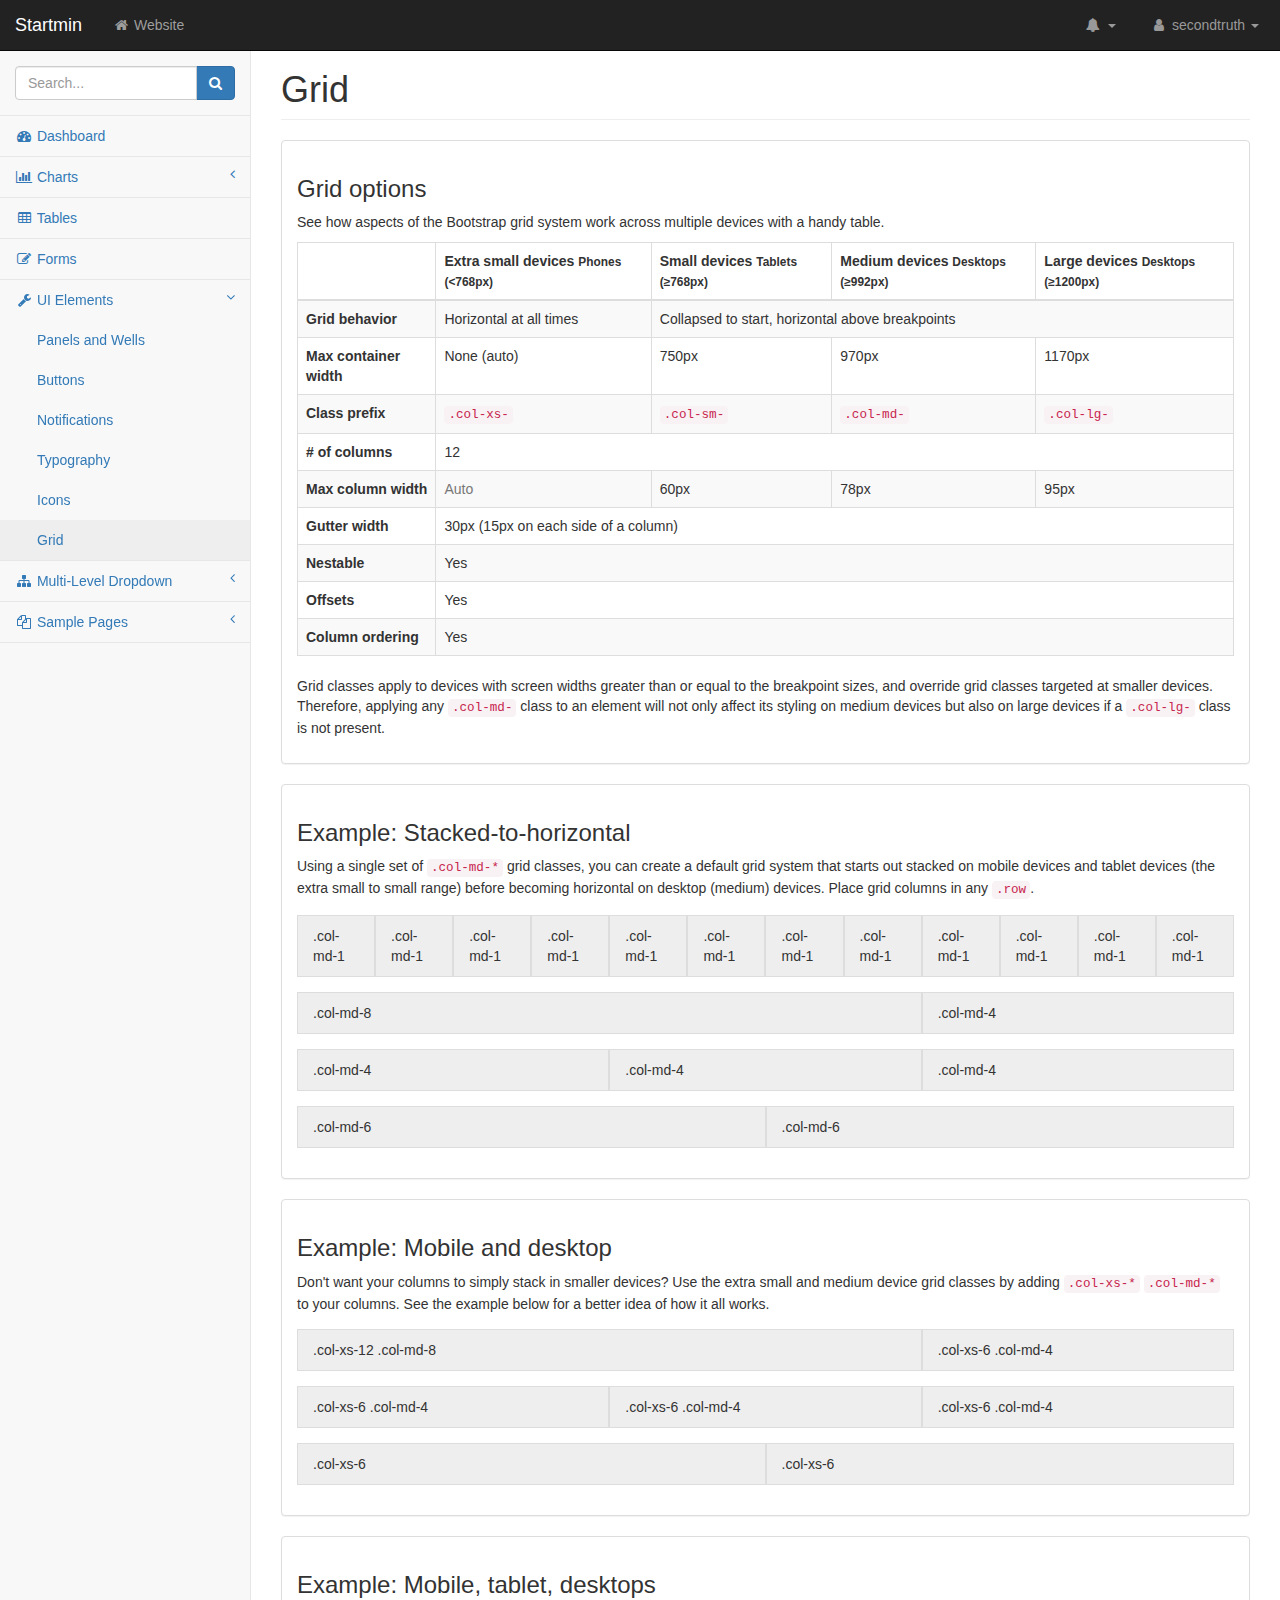
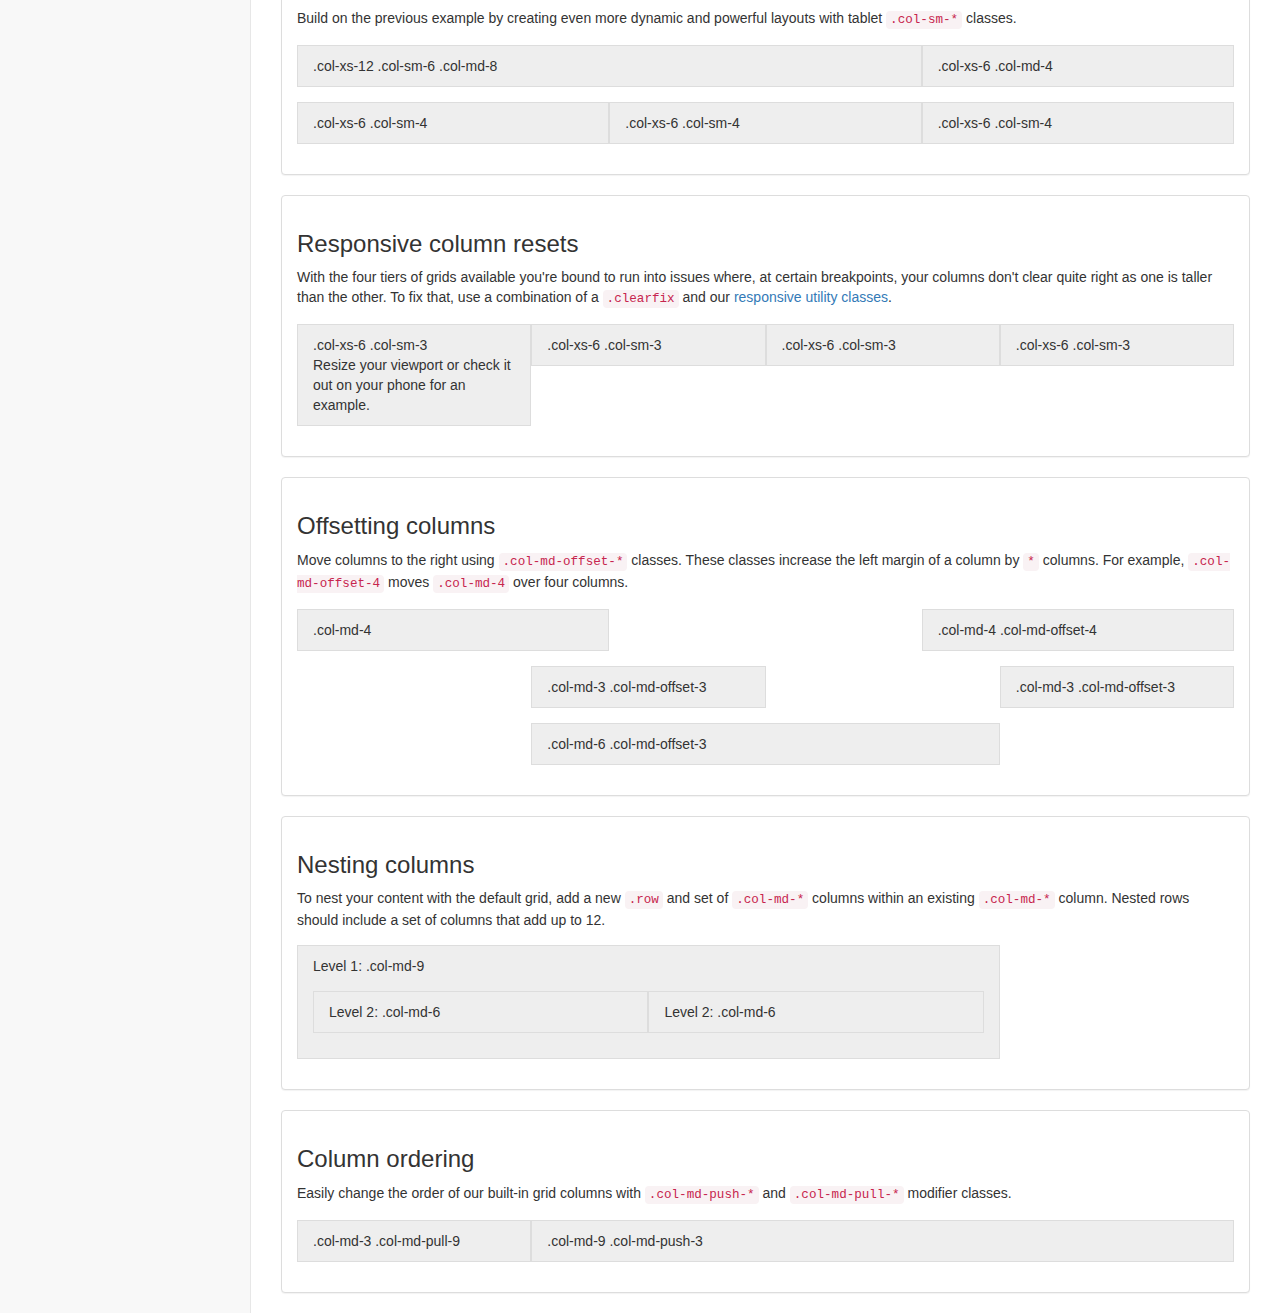
<file: pages/grid.html>
<!DOCTYPE html>
<html lang="en">
    <head>
        <meta charset="utf-8">
        <meta http-equiv="X-UA-Compatible" content="IE=edge">
        <meta name="viewport" content="width=device-width, initial-scale=1">
        <meta name="description" content="">
        <meta name="author" content="">

        <title>Startmin - Bootstrap Admin Theme</title>

        <!-- Bootstrap Core CSS -->
        <link href="../css/bootstrap.min.css" rel="stylesheet">

        <!-- MetisMenu CSS -->
        <link href="../css/metisMenu.min.css" rel="stylesheet">

        <!-- Custom CSS -->
        <link href="../css/startmin.css" rel="stylesheet">

        <!-- Custom Fonts -->
        <link href="../css/font-awesome.min.css" rel="stylesheet" type="text/css">

        <!-- HTML5 Shim and Respond.js IE8 support of HTML5 elements and media queries -->
        <!-- WARNING: Respond.js doesn't work if you view the page via file:// -->
        <!--[if lt IE 9]>
        <script src="https://cdnjs.cloudflare.com/ajax/libs/html5shiv/3.7.3/html5shiv.min.js"></script>
        <script src="https://cdnjs.cloudflare.com/ajax/libs/respond.js/1.4.2/respond.min.js"></script>
        <![endif]-->
    </head>
    <body>

        <div id="wrapper">

            <!-- Navigation -->
            <nav class="navbar navbar-inverse navbar-fixed-top" role="navigation">
                <div class="navbar-header">
                    <a class="navbar-brand" href="index.html">Startmin</a>
                </div>

                <button type="button" class="navbar-toggle" data-toggle="collapse" data-target=".navbar-collapse">
                    <span class="sr-only">Toggle navigation</span>
                    <span class="icon-bar"></span>
                    <span class="icon-bar"></span>
                    <span class="icon-bar"></span>
                </button>

                <ul class="nav navbar-nav navbar-left navbar-top-links">
                    <li><a href="#"><i class="fa fa-home fa-fw"></i> Website</a></li>
                </ul>

                <ul class="nav navbar-right navbar-top-links">
                    <li class="dropdown navbar-inverse">
                        <a class="dropdown-toggle" data-toggle="dropdown" href="#">
                            <i class="fa fa-bell fa-fw"></i> <b class="caret"></b>
                        </a>
                        <ul class="dropdown-menu dropdown-alerts">
                            <li>
                                <a href="#">
                                    <div>
                                        <i class="fa fa-comment fa-fw"></i> New Comment
                                        <span class="pull-right text-muted small">4 minutes ago</span>
                                    </div>
                                </a>
                            </li>
                            <li>
                                <a href="#">
                                    <div>
                                        <i class="fa fa-twitter fa-fw"></i> 3 New Followers
                                        <span class="pull-right text-muted small">12 minutes ago</span>
                                    </div>
                                </a>
                            </li>
                            <li>
                                <a href="#">
                                    <div>
                                        <i class="fa fa-envelope fa-fw"></i> Message Sent
                                        <span class="pull-right text-muted small">4 minutes ago</span>
                                    </div>
                                </a>
                            </li>
                            <li>
                                <a href="#">
                                    <div>
                                        <i class="fa fa-tasks fa-fw"></i> New Task
                                        <span class="pull-right text-muted small">4 minutes ago</span>
                                    </div>
                                </a>
                            </li>
                            <li>
                                <a href="#">
                                    <div>
                                        <i class="fa fa-upload fa-fw"></i> Server Rebooted
                                        <span class="pull-right text-muted small">4 minutes ago</span>
                                    </div>
                                </a>
                            </li>
                            <li class="divider"></li>
                            <li>
                                <a class="text-center" href="#">
                                    <strong>See All Alerts</strong>
                                    <i class="fa fa-angle-right"></i>
                                </a>
                            </li>
                        </ul>
                    </li>
                    <li class="dropdown">
                        <a class="dropdown-toggle" data-toggle="dropdown" href="#">
                            <i class="fa fa-user fa-fw"></i> secondtruth <b class="caret"></b>
                        </a>
                        <ul class="dropdown-menu dropdown-user">
                            <li><a href="#"><i class="fa fa-user fa-fw"></i> User Profile</a>
                            </li>
                            <li><a href="#"><i class="fa fa-gear fa-fw"></i> Settings</a>
                            </li>
                            <li class="divider"></li>
                            <li><a href="login.html"><i class="fa fa-sign-out fa-fw"></i> Logout</a>
                            </li>
                        </ul>
                    </li>
                </ul>
                <!-- /.navbar-top-links -->

                <div class="navbar-default sidebar" role="navigation">
                    <div class="sidebar-nav navbar-collapse">
                        <ul class="nav" id="side-menu">
                            <li class="sidebar-search">
                                <div class="input-group custom-search-form">
                                    <input type="text" class="form-control" placeholder="Search...">
                                    <span class="input-group-btn">
                                        <button class="btn btn-primary" type="button">
                                            <i class="fa fa-search"></i>
                                        </button>
                                </span>
                                </div>
                                <!-- /input-group -->
                            </li>
                            <li>
                                <a href="index.html"><i class="fa fa-dashboard fa-fw"></i> Dashboard</a>
                            </li>
                            <li>
                                <a href="#"><i class="fa fa-bar-chart-o fa-fw"></i> Charts<span class="fa arrow"></span></a>
                                <ul class="nav nav-second-level">
                                    <li>
                                        <a href="flot.html">Flot Charts</a>
                                    </li>
                                    <li>
                                        <a href="morris.html">Morris.js Charts</a>
                                    </li>
                                </ul>
                                <!-- /.nav-second-level -->
                            </li>
                            <li>
                                <a href="tables.html"><i class="fa fa-table fa-fw"></i> Tables</a>
                            </li>
                            <li>
                                <a href="forms.html"><i class="fa fa-edit fa-fw"></i> Forms</a>
                            </li>
                            <li class="active">
                                <a href="#"><i class="fa fa-wrench fa-fw"></i> UI Elements<span class="fa arrow"></span></a>
                                <ul class="nav nav-second-level">
                                    <li>
                                        <a href="panels-wells.html">Panels and Wells</a>
                                    </li>
                                    <li>
                                        <a href="buttons.html">Buttons</a>
                                    </li>
                                    <li>
                                        <a href="notifications.html">Notifications</a>
                                    </li>
                                    <li>
                                        <a href="typography.html">Typography</a>
                                    </li>
                                    <li>
                                        <a href="icons.html"> Icons</a>
                                    </li>
                                    <li>
                                        <a href="grid.html" class="active">Grid</a>
                                    </li>
                                </ul>
                                <!-- /.nav-second-level -->
                            </li>
                            <li>
                                <a href="#"><i class="fa fa-sitemap fa-fw"></i> Multi-Level Dropdown<span class="fa arrow"></span></a>
                                <ul class="nav nav-second-level">
                                    <li>
                                        <a href="#">Second Level Item</a>
                                    </li>
                                    <li>
                                        <a href="#">Second Level Item</a>
                                    </li>
                                    <li>
                                        <a href="#">Third Level <span class="fa arrow"></span></a>
                                        <ul class="nav nav-third-level">
                                            <li>
                                                <a href="#">Third Level Item</a>
                                            </li>
                                            <li>
                                                <a href="#">Third Level Item</a>
                                            </li>
                                            <li>
                                                <a href="#">Third Level Item</a>
                                            </li>
                                            <li>
                                                <a href="#">Third Level Item</a>
                                            </li>
                                        </ul>
                                        <!-- /.nav-third-level -->
                                    </li>
                                </ul>
                                <!-- /.nav-second-level -->
                            </li>
                            <li>
                                <a href="#"><i class="fa fa-files-o fa-fw"></i> Sample Pages<span class="fa arrow"></span></a>
                                <ul class="nav nav-second-level">
                                    <li>
                                        <a href="blank.html">Blank Page</a>
                                    </li>
                                    <li>
                                        <a href="login.html">Login Page</a>
                                    </li>
                                </ul>
                                <!-- /.nav-second-level -->
                            </li>
                        </ul>
                    </div>
                    <!-- /.sidebar-collapse -->
                </div>
                <!-- /.navbar-static-side -->
            </nav>

            <div id="page-wrapper">
                <div class="container-fluid">
                    <div class="row">
                        <div class="col-lg-12">
                            <h1 class="page-header">Grid</h1>
                        </div>
                        <!-- /.col-lg-12 -->
                    </div>
                    <!-- /.row -->
                    <div class="row">
                        <div class="col-lg-12">
                            <div class="panel panel-default">
                                <div class="panel-body">
                                    <h3>Grid options</h3>
                                    <p>See how aspects of the Bootstrap grid system work across multiple devices with a handy table.</p>
                                    <div class="table-responsive">
                                        <table class="table table-bordered table-striped">
                                            <thead>
                                                <tr>
                                                    <th></th>
                                                    <th>
                                                        Extra small devices
                                                        <small>Phones (&lt;768px)</small>
                                                    </th>
                                                    <th>
                                                        Small devices
                                                        <small>Tablets (&ge;768px)</small>
                                                    </th>
                                                    <th>
                                                        Medium devices
                                                        <small>Desktops (&ge;992px)</small>
                                                    </th>
                                                    <th>
                                                        Large devices
                                                        <small>Desktops (&ge;1200px)</small>
                                                    </th>
                                                </tr>
                                            </thead>
                                            <tbody>
                                                <tr>
                                                    <th>Grid behavior</th>
                                                    <td>Horizontal at all times</td>
                                                    <td colspan="3">Collapsed to start, horizontal above breakpoints</td>
                                                </tr>
                                                <tr>
                                                    <th>Max container width</th>
                                                    <td>None (auto)</td>
                                                    <td>750px</td>
                                                    <td>970px</td>
                                                    <td>1170px</td>
                                                </tr>
                                                <tr>
                                                    <th>Class prefix</th>
                                                    <td>
                                                        <code>.col-xs-</code>
                                                    </td>
                                                    <td>
                                                        <code>.col-sm-</code>
                                                    </td>
                                                    <td>
                                                        <code>.col-md-</code>
                                                    </td>
                                                    <td>
                                                        <code>.col-lg-</code>
                                                    </td>
                                                </tr>
                                                <tr>
                                                    <th># of columns</th>
                                                    <td colspan="4">12</td>
                                                </tr>
                                                <tr>
                                                    <th>Max column width</th>
                                                    <td class="text-muted">Auto</td>
                                                    <td>60px</td>
                                                    <td>78px</td>
                                                    <td>95px</td>
                                                </tr>
                                                <tr>
                                                    <th>Gutter width</th>
                                                    <td colspan="4">30px (15px on each side of a column)</td>
                                                </tr>
                                                <tr>
                                                    <th>Nestable</th>
                                                    <td colspan="4">Yes</td>
                                                </tr>
                                                <tr>
                                                    <th>Offsets</th>
                                                    <td colspan="4">Yes</td>
                                                </tr>
                                                <tr>
                                                    <th>Column ordering</th>
                                                    <td colspan="4">Yes</td>
                                                </tr>
                                            </tbody>
                                        </table>
                                    </div>
                                    <p>Grid classes apply to devices with screen widths greater than or equal to the breakpoint sizes, and override grid classes targeted at smaller devices. Therefore, applying any
                                        <code>.col-md-</code> class to an element will not only affect its styling on medium devices but also on large devices if a
                                        <code>.col-lg-</code> class is not present.</p>
                                </div>
                            </div>
                        </div>
                        <!-- /.col-lg-12 -->
                    </div>
                    <!-- /.row -->

                    <div class="row">
                        <div class="col-lg-12">
                            <div class="panel panel-default">
                                <div class="panel-body">
                                    <h3>Example: Stacked-to-horizontal</h3>
                                    <p>Using a single set of
                                        <code>.col-md-*</code> grid classes, you can create a default grid system that starts out stacked on mobile devices and tablet devices (the extra small to small range) before becoming horizontal on desktop (medium) devices. Place grid columns in any
                                        <code>.row</code>.</p>
                                    <div class="row show-grid">
                                        <div class="col-md-1">.col-md-1</div>
                                        <div class="col-md-1">.col-md-1</div>
                                        <div class="col-md-1">.col-md-1</div>
                                        <div class="col-md-1">.col-md-1</div>
                                        <div class="col-md-1">.col-md-1</div>
                                        <div class="col-md-1">.col-md-1</div>
                                        <div class="col-md-1">.col-md-1</div>
                                        <div class="col-md-1">.col-md-1</div>
                                        <div class="col-md-1">.col-md-1</div>
                                        <div class="col-md-1">.col-md-1</div>
                                        <div class="col-md-1">.col-md-1</div>
                                        <div class="col-md-1">.col-md-1</div>
                                    </div>
                                    <div class="row show-grid">
                                        <div class="col-md-8">.col-md-8</div>
                                        <div class="col-md-4">.col-md-4</div>
                                    </div>
                                    <div class="row show-grid">
                                        <div class="col-md-4">.col-md-4</div>
                                        <div class="col-md-4">.col-md-4</div>
                                        <div class="col-md-4">.col-md-4</div>
                                    </div>
                                    <div class="row show-grid">
                                        <div class="col-md-6">.col-md-6</div>
                                        <div class="col-md-6">.col-md-6</div>
                                    </div>
                                </div>
                            </div>
                        </div>
                        <!-- /.col-lg-12 -->
                    </div>
                    <!-- /.row -->

                    <div class="row">
                        <div class="col-lg-12">
                            <div class="panel panel-default">
                                <div class="panel-body">
                                    <h3>Example: Mobile and desktop</h3>
                                    <p>Don't want your columns to simply stack in smaller devices? Use the extra small and medium device grid classes by adding
                                        <code>.col-xs-*</code>
                                        <code>.col-md-*</code> to your columns. See the example below for a better idea of how it all works.</p>
                                    <div class="row show-grid">
                                        <div class="col-xs-12 col-md-8">.col-xs-12 .col-md-8</div>
                                        <div class="col-xs-6 col-md-4">.col-xs-6 .col-md-4</div>
                                    </div>
                                    <div class="row show-grid">
                                        <div class="col-xs-6 col-md-4">.col-xs-6 .col-md-4</div>
                                        <div class="col-xs-6 col-md-4">.col-xs-6 .col-md-4</div>
                                        <div class="col-xs-6 col-md-4">.col-xs-6 .col-md-4</div>
                                    </div>
                                    <div class="row show-grid">
                                        <div class="col-xs-6">.col-xs-6</div>
                                        <div class="col-xs-6">.col-xs-6</div>
                                    </div>
                                </div>
                            </div>
                        </div>
                        <!-- /.col-lg-12 -->
                    </div>
                    <!-- /.row -->

                    <div class="row">
                        <div class="col-lg-12">
                            <div class="panel panel-default">
                                <div class="panel-body">
                                    <h3>Example: Mobile, tablet, desktops</h3>
                                    <p>Build on the previous example by creating even more dynamic and powerful layouts with tablet
                                        <code>.col-sm-*</code> classes.</p>
                                    <div class="row show-grid">
                                        <div class="col-xs-12 col-sm-6 col-md-8">.col-xs-12 .col-sm-6 .col-md-8</div>
                                        <div class="col-xs-6 col-md-4">.col-xs-6 .col-md-4</div>
                                    </div>
                                    <div class="row show-grid">
                                        <div class="col-xs-6 col-sm-4">.col-xs-6 .col-sm-4</div>
                                        <div class="col-xs-6 col-sm-4">.col-xs-6 .col-sm-4</div>
                                        <!-- Optional: clear the XS cols if their content doesn't match in height -->
                                        <div class="clearfix visible-xs"></div>
                                        <div class="col-xs-6 col-sm-4">.col-xs-6 .col-sm-4</div>
                                    </div>
                                </div>
                            </div>
                        </div>
                        <!-- /.col-lg-12 -->
                    </div>
                    <!-- /.row -->

                    <div class="row">
                        <div class="col-lg-12">
                            <div class="panel panel-default">
                                <div class="panel-body">
                                    <h3 id="grid-responsive-resets">Responsive column resets</h3>
                                    <p>With the four tiers of grids available you're bound to run into issues where, at certain breakpoints, your columns don't clear quite right as one is taller than the other. To fix that, use a combination of a
                                        <code>.clearfix</code> and our <a href="#responsive-utilities">responsive utility classes</a>.</p>
                                    <div class="row show-grid">
                                        <div class="col-xs-6 col-sm-3">
                                            .col-xs-6 .col-sm-3
                                            <br>Resize your viewport or check it out on your phone for an example.
                                        </div>
                                        <div class="col-xs-6 col-sm-3">.col-xs-6 .col-sm-3</div>

                                        <!-- Add the extra clearfix for only the required viewport -->
                                        <div class="clearfix visible-xs"></div>

                                        <div class="col-xs-6 col-sm-3">.col-xs-6 .col-sm-3</div>
                                        <div class="col-xs-6 col-sm-3">.col-xs-6 .col-sm-3</div>
                                    </div>
                                </div>
                            </div>
                        </div>
                        <!-- /.col-lg-12 -->
                    </div>
                    <!-- /.row -->

                    <div class="row">
                        <div class="col-lg-12">
                            <div class="panel panel-default">
                                <div class="panel-body">
                                    <h3 id="grid-offsetting">Offsetting columns</h3>
                                    <p>Move columns to the right using
                                        <code>.col-md-offset-*</code> classes. These classes increase the left margin of a column by
                                        <code>*</code> columns. For example,
                                        <code>.col-md-offset-4</code> moves
                                        <code>.col-md-4</code> over four columns.</p>
                                    <div class="row show-grid">
                                        <div class="col-md-4">.col-md-4</div>
                                        <div class="col-md-4 col-md-offset-4">.col-md-4 .col-md-offset-4</div>
                                    </div>
                                    <div class="row show-grid">
                                        <div class="col-md-3 col-md-offset-3">.col-md-3 .col-md-offset-3</div>
                                        <div class="col-md-3 col-md-offset-3">.col-md-3 .col-md-offset-3</div>
                                    </div>
                                    <div class="row show-grid">
                                        <div class="col-md-6 col-md-offset-3">.col-md-6 .col-md-offset-3</div>
                                    </div>
                                </div>
                            </div>
                        </div>
                        <!-- /.col-lg-12 -->
                    </div>
                    <!-- /.row -->

                    <div class="row">
                        <div class="col-lg-12">
                            <div class="panel panel-default">
                                <div class="panel-body">
                                    <h3 id="grid-nesting">Nesting columns</h3>
                                    <p>To nest your content with the default grid, add a new
                                        <code>.row</code> and set of
                                        <code>.col-md-*</code> columns within an existing
                                        <code>.col-md-*</code> column. Nested rows should include a set of columns that add up to 12.</p>
                                    <div class="row show-grid">
                                        <div class="col-md-9">
                                            Level 1: .col-md-9
                                            <div class="row show-grid">
                                                <div class="col-md-6">
                                                    Level 2: .col-md-6
                                                </div>
                                                <div class="col-md-6">
                                                    Level 2: .col-md-6
                                                </div>
                                            </div>
                                        </div>
                                    </div>
                                </div>
                            </div>
                        </div>
                        <!-- /.col-lg-12 -->
                    </div>
                    <!-- /.row -->

                    <div class="row">
                        <div class="col-lg-12">
                            <div class="panel panel-default">
                                <div class="panel-body">
                                    <h3 id="grid-column-ordering">Column ordering</h3>
                                    <p>Easily change the order of our built-in grid columns with
                                        <code>.col-md-push-*</code> and
                                        <code>.col-md-pull-*</code> modifier classes.</p>
                                    <div class="row show-grid">
                                        <div class="col-md-9 col-md-push-3">.col-md-9 .col-md-push-3</div>
                                        <div class="col-md-3 col-md-pull-9">.col-md-3 .col-md-pull-9</div>
                                    </div>
                                </div>
                            </div>
                        </div>
                        <!-- /.col-lg-12 -->
                    </div>
                    <!-- /.row -->
                </div>
                <!-- /.container-fluid -->
            </div>
            <!-- /#page-wrapper -->

        </div>
        <!-- /#wrapper -->

        <!-- jQuery -->
        <script src="../js/jquery.min.js"></script>

        <!-- Bootstrap Core JavaScript -->
        <script src="../js/bootstrap.min.js"></script>

        <!-- Metis Menu Plugin JavaScript -->
        <script src="../js/metisMenu.min.js"></script>

        <!-- Custom Theme JavaScript -->
        <script src="../js/startmin.js"></script>

    </body>

</html>
</file>
<file: admin/ckeditor_4.15.0_standard_easyimage/ckeditor/samples/old/sample.css>
/*
Copyright (c) 2003-2020, CKSource - Frederico Knabben. All rights reserved.
For licensing, see LICENSE.md or https://ckeditor.com/legal/ckeditor-oss-license
*/

html, body, h1, h2, h3, h4, h5, h6, div, span, blockquote, p, address, form, fieldset, img, ul, ol, dl, dt, dd, li, hr, table, td, th, strong, em, sup, sub, dfn, ins, del, q, cite, var, samp, code, kbd, tt, pre
{
	line-height: 1.5;
}

body
{
	padding: 10px 30px;
}

input, textarea, select, option, optgroup, button, td, th
{
	font-size: 100%;
}

pre
{
	-moz-tab-size: 4;
	tab-size: 4;
}

pre, code, kbd, samp, tt
{
	font-family: monospace,monospace;
	font-size: 1em;
}

body {
	width: 960px;
	margin: 0 auto;
}

code
{
	background: #f3f3f3;
	border: 1px solid #ddd;
	padding: 1px 4px;
	border-radius: 3px;
}

abbr
{
	border-bottom: 1px dotted #555;
	cursor: pointer;
}

.new, .beta
{
	text-transform: uppercase;
	font-size: 10px;
	font-weight: bold;
	padding: 1px 4px;
	margin: 0 0 0 5px;
	color: #fff;
	float: right;
	border-radius: 3px;
}

.new
{
	background: #FF7E00;
	border: 1px solid #DA8028;
	text-shadow: 0 1px 0 #C97626;

	box-shadow: 0 2px 3px 0 #FFA54E inset;
}

.beta
{
	background: #18C0DF;
	border: 1px solid #19AAD8;
	text-shadow: 0 1px 0 #048CAD;
	font-style: italic;

	box-shadow: 0 2px 3px 0 #50D4FD inset;
}

h1.samples
{
	color: #0782C1;
	font-size: 200%;
	font-weight: normal;
	margin: 0;
	padding: 0;
}

h1.samples a
{
	color: #0782C1;
	text-decoration: none;
	border-bottom: 1px dotted #0782C1;
}

.samples a:hover
{
	border-bottom: 1px dotted #0782C1;
}

h2.samples
{
	color: #000000;
	font-size: 130%;
	margin: 15px 0 0 0;
	padding: 0;
}

p, blockquote, address, form, pre, dl, h1.samples, h2.samples
{
	margin-bottom: 15px;
}

ul.samples
{
	margin-bottom: 15px;
}

.clear
{
	clear: both;
}

fieldset
{
	margin: 0;
	padding: 10px;
}

body, input, textarea
{
	color: #333333;
	font-family: Arial, Helvetica, sans-serif;
}

body
{
	font-size: 75%;
}

a.samples
{
	color: #189DE1;
	text-decoration: none;
}

form
{
	margin: 0;
	padding: 0;
}

pre.samples
{
	background-color: #F7F7F7;
	border: 1px solid #D7D7D7;
	overflow: auto;
	padding: 0.25em;
	white-space: pre-wrap; /* CSS 2.1 */
	word-wrap: break-word; /* IE7 */
}

#footer
{
	clear: both;
	padding-top: 10px;
}

#footer hr
{
	margin: 10px 0 15px 0;
	height: 1px;
	border: solid 1px gray;
	border-bottom: none;
}

#footer p
{
	margin: 0 10px 10px 10px;
	float: left;
}

#footer #copy
{
	float: right;
}

#outputSample
{
	width: 100%;
	table-layout: fixed;
}

#outputSample thead th
{
	color: #dddddd;
	background-color: #999999;
	padding: 4px;
	white-space: nowrap;
}

#outputSample tbody th
{
	vertical-align: top;
	text-align: left;
}

#outputSample pre
{
	margin: 0;
	padding: 0;
}

.description
{
	border: 1px dotted #B7B7B7;
	margin-bottom: 10px;
	padding: 10px 10px 0;
	overflow: hidden;
}

label
{
	display: block;
	margin-bottom: 6px;
}

/**
 *	CKEditor editables are automatically set with the "cke_editable" class
 *	plus cke_editable_(inline|themed) depending on the editor type.
 */

/* Style a bit the inline editables. */
.cke_editable.cke_editable_inline
{
	cursor: pointer;
}

/* Once an editable element gets focused, the "cke_focus" class is
   added to it, so we can style it differently. */
.cke_editable.cke_editable_inline.cke_focus
{
	box-shadow: inset 0px 0px 20px 3px #ddd, inset 0 0 1px #000;
	outline: none;
	background: #eee;
	cursor: text;
}

/* Avoid pre-formatted overflows inline editable. */
.cke_editable_inline pre
{
	white-space: pre-wrap;
	word-wrap: break-word;
}

/**
 *	Samples index styles.
 */

.twoColumns,
.twoColumnsLeft,
.twoColumnsRight
{
	overflow: hidden;
}

.twoColumnsLeft,
.twoColumnsRight
{
	width: 45%;
}

.twoColumnsLeft
{
	float: left;
}

.twoColumnsRight
{
	float: right;
}

dl.samples
{
	padding: 0 0 0 40px;
}
dl.samples > dt
{
	display: list-item;
	list-style-type: disc;
	list-style-position: outside;
	margin: 0 0 3px;
}
dl.samples > dd
{
	margin: 0 0 3px;
}
.warning
{
	color: #ff0000;
	background-color: #FFCCBA;
	border: 2px dotted #ff0000;
	padding: 15px 10px;
	margin: 10px 0;
}

.warning.deprecated {
	font-size: 1.3em;
}

/* Used on inline samples */

blockquote
{
	font-style: italic;
	font-family: Georgia, Times, "Times New Roman", serif;
	padding: 2px 0;
	border-style: solid;
	border-color: #ccc;
	border-width: 0;
}

.cke_contents_ltr blockquote
{
	padding-left: 20px;
	padding-right: 8px;
	border-left-width: 5px;
}

.cke_contents_rtl blockquote
{
	padding-left: 8px;
	padding-right: 20px;
	border-right-width: 5px;
}

img.right {
	border: 1px solid #ccc;
	float: right;
	margin-left: 15px;
	padding: 5px;
}

img.left {
	border: 1px solid #ccc;
	float: left;
	margin-right: 15px;
	padding: 5px;
}

.marker
{
	background-color: Yellow;
}
</file>
<file: css/contact.css>
@import url('https://fonts.googleapis.com/css2?family=Poppins:wght@100;200;300;400;500;600;700&display=swap');
*{
  box-sizing: border-box;
  padding: 0;
  margin:0;
  font-family: 'Poppins', sans-serif;
  color:black;
}
.main{
  display: flex;
  flex-direction: column;
  align-items: center;
  width:100vw;
}
.nav{
  font-size: 18px;
  background-color: rgba(255, 255, 255, 0.95);
  width:100vw;
  height:10vh;
  display: flex;
  align-items: center;
  justify-content: space-around;
  position: fixed;
  z-index: 10;
}
.nav .logo{
  width:15vw;
}
.nav .menu ul {
  width:30vw;
  list-style: none;
  display: flex;
  flex-direction: row;
  justify-content: space-around;
}
.nav .ricon{
  display: flex;
  justify-content: space-around;
  width:10vw;
}
.login{
  position: absolute;
  right:2vw;
}
.container {
  display: flex;
  flex-direction: column;
  align-items: center;
}
.container .map{
  padding: 100px 0 30px 0;
}
/* form */
.container .form {
  display: flex;
  justify-content: space-around;
  width:80vw;
  padding: 50px 0 50px 0;
}
.container .form .left{
  display: flex;
  flex-direction:column;
}
.container .form .left .left1 .title{
  font-size: 14px;
  color:red;
}
.container .form .left .left1  p{
  font-size: 15px;
  font-weight: 200;
}
.container .form .left .left1  p span{
  font-size: 48px;
  font-weight: 300;

}
.container .form .left .left2 p{
  font-size: 15px;
  font-weight: 200;
}
.container .form .left .left2 p span{
  font-size: 24px;
  font-weight: 300;
}
.container .form .left .left3 p{
  font-size: 15px;
  font-weight: 200;
}
.container .form .left .left3 p span{
  font-size: 24px;
  font-weight: 300;
}
.container .form .right{
  width:50%;
  display: flex;
  flex-direction: column;
}
.container .form .right .top{
  display: flex;
  justify-content: space-between;
}
.container .form .right .top .name {
  width:47%;
}
.container .form .right .top .name input{
  width:100%;
  height:100%;
  border: 1px solid rgba(178, 190, 195,0.5);
  outline: none;
  padding-left: 20px;
}
.container .form .right .top .email{
  width:47%;
  height:50px;
}
.container .form .right .top .email input{
  width:100%;
  height:100%;
  border: 1px solid rgba(178, 190, 195,0.5);
  outline: none;
  padding-left: 20px;
}
.container .form .right .mes {
  width:100%;
  height:200px;
  padding-top: 30px;
}
.container .form .right .mes input{
  width:100%;
  height:100%;
  border: 1px solid rgba(178, 190, 195,0.5);
  outline: none;
  padding-left: 20px;
}

.container .form .right .button{
  width:40%;
  height:50px;
  background-color: black;
  cursor: pointer;
  margin-top: 30px;
}
.container .form .right .button p{
  padding-top: 10px;
  color:white;
}
.container .form .right .button:hover{
  background-color: white;
  border:1px solid black;
}
.container .form .right .button p:hover{
  color: black;
}
/* contact */
.contacts{
  color:white;
  width:100vw;
  height:50vh;
  background-color: #111111;
  display: flex;
  flex-direction: column;
  justify-content: center;
  align-items: center;
}
.contacts .big{
  display: flex;
  flex-direction:column;
}
.contacts .big .little{
  display: flex;
  justify-content: space-around;
}
.contacts .big .g1{
  display: flex;
  flex-direction: column;
  justify-content: space-around;
  width:100%;
  margin-right: 100px;
}
.contacts .big .g1 img{
  width:80%;
  height:70%;
}
.contacts .big .g1 img, p{
  margin-bottom: 30px;
}
.contacts .big .g1 p{
  font-size: 15px;
  color:grey;
  font-weight: 300;
}
.contacts .big .g2{
  display: flex;
  flex-direction: column;
  justify-content: space-around;
  margin-right: 20px;
}
.contacts .big .g2 .p{
  font-size: 15px;
  font-weight: 300;
  color:grey;
  line-height: 30px;
  width:200px;
}
.contacts .big .g2 .title{
  font-size: 15px;
  letter-spacing: 3px;
  font-weight: 500;
  color:white;
}
.contacts .big .g3{
  display: flex;
  flex-direction: column;
  justify-content: space-around;
  margin-right: 40px;
}
.contacts .big .g3 .p{
  font-size: 15px;
  font-weight: 300;
  color:grey;
  line-height: 30px;
  width:200px;
}
.contacts .big .g3 .title{
  font-size: 15px;
  letter-spacing: 3px;
  font-weight: 500;
  color:white;
}
.contacts .big .g4{
  display: flex;
  flex-direction: column;
  justify-content: space-around;
  height:100%;
  width:200px;
  position: relative;
  top:-3px;
}
.contacts .big .g4 .p{
  font-size: 15px;
  font-weight: 300;
  color:grey;
  line-height: 30px;
  width:300px;
  position: relative;
  top:-6px;
}
.contacts .big .g4 .title{
  font-size: 15px;
  letter-spacing: 3px;
  font-weight: 500;
  color:white;
}
.contacts input{
  color:grey;
  background:#111111;
  border:none;
  outline: none;
  width:100%;
  height:20%;
  border-bottom: 3px solid white;
  position: relative;
  top:-30px;
}
.contacts .last{
  width:108%;
  height:20%;
  border-top:1px solid grey;
  margin-top: 40px;
  display:flex;
  align-items: center;
  justify-content: center;
  color:white;
  font-size: 20px;
  padding-top: 50px;
  font-family: 'Thoi Sach';
}
</file>
<file: css/metisMenu.min.css>
/*
 * metismenu - v1.1.3
 * Easy menu jQuery plugin for Twitter Bootstrap 3
 * https://github.com/onokumus/metisMenu
 *
 * Made by Osman Nuri Okumus
 * Under MIT License
 */

.arrow{float:right;line-height:1.42857}.glyphicon.arrow:before{content:"\e079"}.active>a>.glyphicon.arrow:before{content:"\e114"}.fa.arrow:before{content:"\f104"}.active>a>.fa.arrow:before{content:"\f107"}.plus-times{float:right}.fa.plus-times:before{content:"\f067"}.active>a>.fa.plus-times{filter:progid:DXImageTransform.Microsoft.BasicImage(rotation=1);-webkit-transform:rotate(45deg);-moz-transform:rotate(45deg);-ms-transform:rotate(45deg);-o-transform:rotate(45deg);transform:rotate(45deg)}.plus-minus{float:right}.fa.plus-minus:before{content:"\f067"}.active>a>.fa.plus-minus:before{content:"\f068"}
</file>
<file: css/startmin.css>
/*!
 * Start Bootstrap - SB Admin 2 Bootstrap Admin Theme (http://startbootstrap.com)
 * Code licensed under the Apache License v2.0.
 * For details, see http://www.apache.org/licenses/LICENSE-2.0.
 */

body {
    background-color: #f8f8f8;
}

#wrapper {
    width: 100%;
}

#page-wrapper {
    padding-top: 30px;
    min-height: 568px;
    background-color: #fff;
}

@media(min-width:768px) {
    #page-wrapper {
        position: inherit;
        margin-left: 250px;
        padding: 30px 15px 0 15px;
        border-left: 1px solid #e7e7e7;
    }
}

.navbar-header {
    float: left;
}

.navbar-left {
    float: left;
}

.navbar-right {
    text-align: right;
}

.navbar-top-links {
    margin: 0;
}

.navbar-top-links li {
    display: inline-block;
}

.navbar-top-links li:last-child {
    margin-right: 6px;
}

.navbar-top-links li a {
    padding: 15px;
    min-height: 50px;
}

.navbar-top-links>li>a {
    color: #999;
}

.navbar-top-links>li>a:hover, .navbar-top-links>li>a:focus, .navbar-top-links>.open>a, .navbar-top-links>.open>a:hover, .navbar-top-links>.open>a:focus {
    color: #fff;
    background-color: #222;
}

.navbar-top-links .dropdown-menu li {
    display: block;
}

.navbar-top-links .dropdown-menu li:last-child {
    margin-right: 0;
}

.navbar-top-links .dropdown-menu li a {
    padding: 3px 20px;
    min-height: 0;
}

.navbar-top-links .dropdown-menu li a div {
    white-space: normal;
}

.navbar-top-links .dropdown-messages,
.navbar-top-links .dropdown-tasks,
.navbar-top-links .dropdown-alerts {
    width: 310px;
    min-width: 0;
}

.navbar-top-links .dropdown-messages {
    margin-left: 5px;
}

.navbar-top-links .dropdown-tasks {
    margin-left: -59px;
}

.navbar-top-links .dropdown-alerts {
    margin-left: -123px;
}

.navbar-top-links .dropdown-user {
    right: 0;
    left: auto;
}

.sidebar .sidebar-nav.navbar-collapse {
    padding-right: 0;
    padding-left: 0;
}

.sidebar .sidebar-search {
    padding: 15px;
}

.sidebar ul li {
    border-bottom: 1px solid #e7e7e7;
}

.sidebar ul li a.active {
    background-color: #eee;
}

.sidebar .arrow {
    float: right;
}

.sidebar .fa.arrow:before {
    content: "\f104";
}

.sidebar .active>a>.fa.arrow:before {
    content: "\f107";
}

.sidebar .nav-second-level li,
.sidebar .nav-third-level li {
    border-bottom: 0!important;
}

.sidebar .nav-second-level li a {
    padding-left: 37px;
}

.sidebar .nav-third-level li a {
    padding-left: 52px;
}

@media(min-width:768px) {
    .sidebar {
        z-index: 1;
        position: absolute;
        width: 250px;
        margin-top: 51px;
    }

    .navbar-top-links .dropdown-messages,
    .navbar-top-links .dropdown-tasks,
    .navbar-top-links .dropdown-alerts {
        margin-left: auto;
    }
}

.btn-outline {
    color: inherit;
    background-color: transparent;
    transition: all .5s;
}

.btn-primary.btn-outline {
    color: #428bca;
}

.btn-success.btn-outline {
    color: #5cb85c;
}

.btn-info.btn-outline {
    color: #5bc0de;
}

.btn-warning.btn-outline {
    color: #f0ad4e;
}

.btn-danger.btn-outline {
    color: #d9534f;
}

.btn-primary.btn-outline:hover,
.btn-success.btn-outline:hover,
.btn-info.btn-outline:hover,
.btn-warning.btn-outline:hover,
.btn-danger.btn-outline:hover {
    color: #fff;
}

.chat {
    margin: 0;
    padding: 0;
    list-style: none;
}

.chat li {
    margin-bottom: 10px;
    padding-bottom: 5px;
    border-bottom: 1px dotted #999;
}

.chat li.left .chat-body {
    margin-left: 60px;
}

.chat li.right .chat-body {
    margin-right: 60px;
}

.chat li .chat-body p {
    margin: 0;
}

.panel .slidedown .glyphicon,
.chat .glyphicon {
    margin-right: 5px;
}

.chat-panel .panel-body {
    height: 350px;
    overflow-y: scroll;
}

.login-panel {
    margin-top: 25%;
}

.flot-chart {
    display: block;
    height: 400px;
}

.flot-chart-content {
    width: 100%;
    height: 100%;
}

.dataTables_wrapper {
    position: relative;
    clear: both;
}

table.dataTable thead .sorting,
table.dataTable thead .sorting_asc,
table.dataTable thead .sorting_desc,
table.dataTable thead .sorting_asc_disabled,
table.dataTable thead .sorting_desc_disabled {
    background: 0 0;
}

table.dataTable thead .sorting_asc:after {
    content: "\f0de";
    float: right;
    font-family: fontawesome;
}

table.dataTable thead .sorting_desc:after {
    content: "\f0dd";
    float: right;
    font-family: fontawesome;
}

table.dataTable thead .sorting:after {
    content: "\f0dc";
    float: right;
    font-family: fontawesome;
    color: rgba(50,50,50,.5);
}

.btn-circle {
    width: 30px;
    height: 30px;
    padding: 6px 0;
    border-radius: 15px;
    text-align: center;
    font-size: 12px;
    line-height: 1.428571429;
}

.btn-circle.btn-lg {
    width: 50px;
    height: 50px;
    padding: 10px 16px;
    border-radius: 25px;
    font-size: 18px;
    line-height: 1.33;
}

.btn-circle.btn-xl {
    width: 70px;
    height: 70px;
    padding: 10px 16px;
    border-radius: 35px;
    font-size: 24px;
    line-height: 1.33;
}

.show-grid [class^=col-] {
    padding-top: 10px;
    padding-bottom: 10px;
    border: 1px solid #ddd;
    background-color: #eee!important;
}

.show-grid {
    margin: 15px 0;
}

.huge {
    font-size: 40px;
}

.panel-green {
    border-color: #5cb85c;
}

.panel-green .panel-heading {
    border-color: #5cb85c;
    color: #fff;
    background-color: #5cb85c;
}

.panel-green a {
    color: #5cb85c;
}

.panel-green a:hover {
    color: #3d8b3d;
}

.panel-red {
    border-color: #d9534f;
}

.panel-red .panel-heading {
    border-color: #d9534f;
    color: #fff;
    background-color: #d9534f;
}

.panel-red a {
    color: #d9534f;
}

.panel-red a:hover {
    color: #b52b27;
}

.panel-yellow {
    border-color: #f0ad4e;
}

.panel-yellow .panel-heading {
    border-color: #f0ad4e;
    color: #fff;
    background-color: #f0ad4e;
}

.panel-yellow a {
    color: #f0ad4e;
}

.panel-yellow a:hover {
    color: #df8a13;
}

/* Hero Widgets */
.hero-widget {
    text-align: center;
    padding-top: 20px;
    padding-bottom: 20px;
}
.hero-widget .icon {
    display: block;
    font-size: 96px;
    line-height: 96px;
    margin-bottom: 10px;
    text-align: center;
}
.hero-widget .value {
    display: block;
    height: 64px;
    font-size: 64px;
    line-height: 64px;
    font-style: normal;
}
.hero-widget label { font-size: 17px; }
.hero-widget .options { margin-top: 10px; }

/* Tabbed Panels */
.panel.tabbed-panel .panel-heading{
    padding-top: 5px;
    padding-right: 5px;
    padding-bottom: 0;
}
.panel.tabbed-panel .panel-heading .panel-title{
    padding: 9px 0;
    font-size: 1em;
    line-height: 1em;
}
.panel.tabbed-panel .nav-tabs{
    border-bottom: none;
}
.panel.tabbed-panel .nav-tabs > li > a{
    line-height: 1em;
}
.panel.tabbed-panel .nav-justified{
    margin-bottom: -1px;
}

.tabbed-panel.panel-default .nav-tabs > li > a,
.tabbed-panel.panel-default .nav-tabs > li > a:hover,
.tabbed-panel.panel-default .nav-tabs > li > a:focus {
    color: #777;
}
.tabbed-panel.panel-default .nav-tabs > .open > a,
.tabbed-panel.panel-default .nav-tabs > .open > a:hover,
.tabbed-panel.panel-default .nav-tabs > .open > a:focus,
.tabbed-panel.panel-default .nav-tabs > li > a:hover,
.tabbed-panel.panel-default .nav-tabs > li > a:focus {
    color: #777;
    background-color: #ddd;
    border-color: transparent;
}
.tabbed-panel.panel-default .nav-tabs > li.active > a,
.tabbed-panel.panel-default .nav-tabs > li.active > a:hover,
.tabbed-panel.panel-default .nav-tabs > li.active > a:focus {
    color: #555;
    background-color: #fff;
    border-color: #ddd;
    border-bottom-color: transparent;
}
.tabbed-panel.panel-default .nav-tabs > li.dropdown .dropdown-menu {
    background-color: #f5f5f5;
    border-color: #ddd;
}
.tabbed-panel.panel-default .nav-tabs > li.dropdown .dropdown-menu > li > a {
    color: #777;
}
.tabbed-panel.panel-default .nav-tabs > li.dropdown .dropdown-menu > li > a:hover,
.tabbed-panel.panel-default .nav-tabs > li.dropdown .dropdown-menu > li > a:focus {
    background-color: #ddd;
}
.tabbed-panel.panel-default .nav-tabs > li.dropdown .dropdown-menu > .active > a,
.tabbed-panel.panel-default .nav-tabs > li.dropdown .dropdown-menu > .active > a:hover,
.tabbed-panel.panel-default .nav-tabs > li.dropdown .dropdown-menu > .active > a:focus {
    color: #fff;
    background-color: #555;
}

.tabbed-panel.panel-primary .nav-tabs > li > a,
.tabbed-panel.panel-primary .nav-tabs > li > a:hover,
.tabbed-panel.panel-primary .nav-tabs > li > a:focus {
    color: #fff;
}
.tabbed-panel.panel-primary .nav-tabs > .open > a,
.tabbed-panel.panel-primary .nav-tabs > .open > a:hover,
.tabbed-panel.panel-primary .nav-tabs > .open > a:focus,
.tabbed-panel.panel-primary .nav-tabs > li > a:hover,
.tabbed-panel.panel-primary .nav-tabs > li > a:focus {
    color: #fff;
    background-color: #3071a9;
    border-color: transparent;
}
.tabbed-panel.panel-primary .nav-tabs > li.active > a,
.tabbed-panel.panel-primary .nav-tabs > li.active > a:hover,
.tabbed-panel.panel-primary .nav-tabs > li.active > a:focus {
    color: #428bca;
    background-color: #fff;
    border-color: #428bca;
    border-bottom-color: transparent;
}
.tabbed-panel.panel-primary .nav-tabs > li.dropdown .dropdown-menu {
    background-color: #428bca;
    border-color: #3071a9;
}
.tabbed-panel.panel-primary .nav-tabs > li.dropdown .dropdown-menu > li > a {
    color: #fff;
}
.tabbed-panel.panel-primary .nav-tabs > li.dropdown .dropdown-menu > li > a:hover,
.tabbed-panel.panel-primary .nav-tabs > li.dropdown .dropdown-menu > li > a:focus {
    background-color: #3071a9;
}
.tabbed-panel.panel-primary .nav-tabs > li.dropdown .dropdown-menu > .active > a,
.tabbed-panel.panel-primary .nav-tabs > li.dropdown .dropdown-menu > .active > a:hover,
.tabbed-panel.panel-primary .nav-tabs > li.dropdown .dropdown-menu > .active > a:focus {
    background-color: #4a9fe9;
}


.tabbed-panel.panel-success .nav-tabs > li > a,
.tabbed-panel.panel-success .nav-tabs > li > a:hover,
.tabbed-panel.panel-success .nav-tabs > li > a:focus {
    color: #3c763d;
}
.tabbed-panel.panel-success .nav-tabs > .open > a,
.tabbed-panel.panel-success .nav-tabs > .open > a:hover,
.tabbed-panel.panel-success .nav-tabs > .open > a:focus,
.tabbed-panel.panel-success .nav-tabs > li > a:hover,
.tabbed-panel.panel-success .nav-tabs > li > a:focus {
    color: #3c763d;
    background-color: #d6e9c6;
    border-color: transparent;
}
.tabbed-panel.panel-success .nav-tabs > li.active > a,
.tabbed-panel.panel-success .nav-tabs > li.active > a:hover,
.tabbed-panel.panel-success .nav-tabs > li.active > a:focus {
    color: #3c763d;
    background-color: #fff;
    border-color: #d6e9c6;
    border-bottom-color: transparent;
}
.tabbed-panel.panel-success .nav-tabs > li.dropdown .dropdown-menu {
    background-color: #dff0d8;
    border-color: #d6e9c6;
}
.tabbed-panel.panel-success .nav-tabs > li.dropdown .dropdown-menu > li > a {
    color: #3c763d;
}
.tabbed-panel.panel-success .nav-tabs > li.dropdown .dropdown-menu > li > a:hover,
.tabbed-panel.panel-success .nav-tabs > li.dropdown .dropdown-menu > li > a:focus {
    background-color: #d6e9c6;
}
.tabbed-panel.panel-success .nav-tabs > li.dropdown .dropdown-menu > .active > a,
.tabbed-panel.panel-success .nav-tabs > li.dropdown .dropdown-menu > .active > a:hover,
.tabbed-panel.panel-success .nav-tabs > li.dropdown .dropdown-menu > .active > a:focus {
    color: #fff;
    background-color: #3c763d;
}

.tabbed-panel.panel-info .nav-tabs > li > a,
.tabbed-panel.panel-info .nav-tabs > li > a:hover,
.tabbed-panel.panel-info .nav-tabs > li > a:focus {
    color: #31708f;
}
.tabbed-panel.panel-info .nav-tabs > .open > a,
.tabbed-panel.panel-info .nav-tabs > .open > a:hover,
.tabbed-panel.panel-info .nav-tabs > .open > a:focus,
.tabbed-panel.panel-info .nav-tabs > li > a:hover,
.tabbed-panel.panel-info .nav-tabs > li > a:focus {
    color: #31708f;
    background-color: #bce8f1;
    border-color: transparent;
}
.tabbed-panel.panel-info .nav-tabs > li.active > a,
.tabbed-panel.panel-info .nav-tabs > li.active > a:hover,
.tabbed-panel.panel-info .nav-tabs > li.active > a:focus {
    color: #31708f;
    background-color: #fff;
    border-color: #bce8f1;
    border-bottom-color: transparent;
}
.tabbed-panel.panel-info .nav-tabs > li.dropdown .dropdown-menu {
    background-color: #d9edf7;
    border-color: #bce8f1;
}
.tabbed-panel.panel-info .nav-tabs > li.dropdown .dropdown-menu > li > a {
    color: #31708f;
}
.tabbed-panel.panel-info .nav-tabs > li.dropdown .dropdown-menu > li > a:hover,
.tabbed-panel.panel-info .nav-tabs > li.dropdown .dropdown-menu > li > a:focus {
    background-color: #bce8f1;
}
.tabbed-panel.panel-info .nav-tabs > li.dropdown .dropdown-menu > .active > a,
.tabbed-panel.panel-info .nav-tabs > li.dropdown .dropdown-menu > .active > a:hover,
.tabbed-panel.panel-info .nav-tabs > li.dropdown .dropdown-menu > .active > a:focus {
    color: #fff;
    background-color: #31708f;
}

.tabbed-panel.panel-warning .nav-tabs > li > a,
.tabbed-panel.panel-warning .nav-tabs > li > a:hover,
.tabbed-panel.panel-warning .nav-tabs > li > a:focus {
    color: #8a6d3b;
}
.tabbed-panel.panel-warning .nav-tabs > .open > a,
.tabbed-panel.panel-warning .nav-tabs > .open > a:hover,
.tabbed-panel.panel-warning .nav-tabs > .open > a:focus,
.tabbed-panel.panel-warning .nav-tabs > li > a:hover,
.tabbed-panel.panel-warning .nav-tabs > li > a:focus {
    color: #8a6d3b;
    background-color: #faebcc;
    border-color: transparent;
}
.tabbed-panel.panel-warning .nav-tabs > li.active > a,
.tabbed-panel.panel-warning .nav-tabs > li.active > a:hover,
.tabbed-panel.panel-warning .nav-tabs > li.active > a:focus {
    color: #8a6d3b;
    background-color: #fff;
    border-color: #faebcc;
    border-bottom-color: transparent;
}
.tabbed-panel.panel-warning .nav-tabs > li.dropdown .dropdown-menu {
    background-color: #fcf8e3;
    border-color: #faebcc;
}
.tabbed-panel.panel-warning .nav-tabs > li.dropdown .dropdown-menu > li > a {
    color: #8a6d3b;
}
.tabbed-panel.panel-warning .nav-tabs > li.dropdown .dropdown-menu > li > a:hover,
.tabbed-panel.panel-warning .nav-tabs > li.dropdown .dropdown-menu > li > a:focus {
    background-color: #faebcc;
}
.tabbed-panel.panel-warning .nav-tabs > li.dropdown .dropdown-menu > .active > a,
.tabbed-panel.panel-warning .nav-tabs > li.dropdown .dropdown-menu > .active > a:hover,
.tabbed-panel.panel-warning .nav-tabs > li.dropdown .dropdown-menu > .active > a:focus {
    color: #fff;
    background-color: #8a6d3b;
}

.tabbed-panel.panel-danger .nav-tabs > li > a,
.tabbed-panel.panel-danger .nav-tabs > li > a:hover,
.tabbed-panel.panel-danger .nav-tabs > li > a:focus {
    color: #a94442;
}
.tabbed-panel.panel-danger .nav-tabs > .open > a,
.tabbed-panel.panel-danger .nav-tabs > .open > a:hover,
.tabbed-panel.panel-danger .nav-tabs > .open > a:focus,
.tabbed-panel.panel-danger .nav-tabs > li > a:hover,
.tabbed-panel.panel-danger .nav-tabs > li > a:focus {
    color: #a94442;
    background-color: #ebccd1;
    border-color: transparent;
}
.tabbed-panel.panel-danger .nav-tabs > li.active > a,
.tabbed-panel.panel-danger .nav-tabs > li.active > a:hover,
.tabbed-panel.panel-danger .nav-tabs > li.active > a:focus {
    color: #a94442;
    background-color: #fff;
    border-color: #ebccd1;
    border-bottom-color: transparent;
}
.tabbed-panel.panel-danger .nav-tabs > li.dropdown .dropdown-menu {
    background-color: #f2dede; /* bg color */
    border-color: #ebccd1; /* border color */
}
.tabbed-panel.panel-danger .nav-tabs > li.dropdown .dropdown-menu > li > a {
    color: #a94442; /* normal text color */
}
.tabbed-panel.panel-danger .nav-tabs > li.dropdown .dropdown-menu > li > a:hover,
.tabbed-panel.panel-danger .nav-tabs > li.dropdown .dropdown-menu > li > a:focus {
    background-color: #ebccd1; /* hover bg color */
}
.tabbed-panel.panel-danger .nav-tabs > li.dropdown .dropdown-menu > .active > a,
.tabbed-panel.panel-danger .nav-tabs > li.dropdown .dropdown-menu > .active > a:hover,
.tabbed-panel.panel-danger .nav-tabs > li.dropdown .dropdown-menu > .active > a:focus {
    color: #fff; /* active text color */
    background-color: #a94442; /* active bg color */
}
</file>
